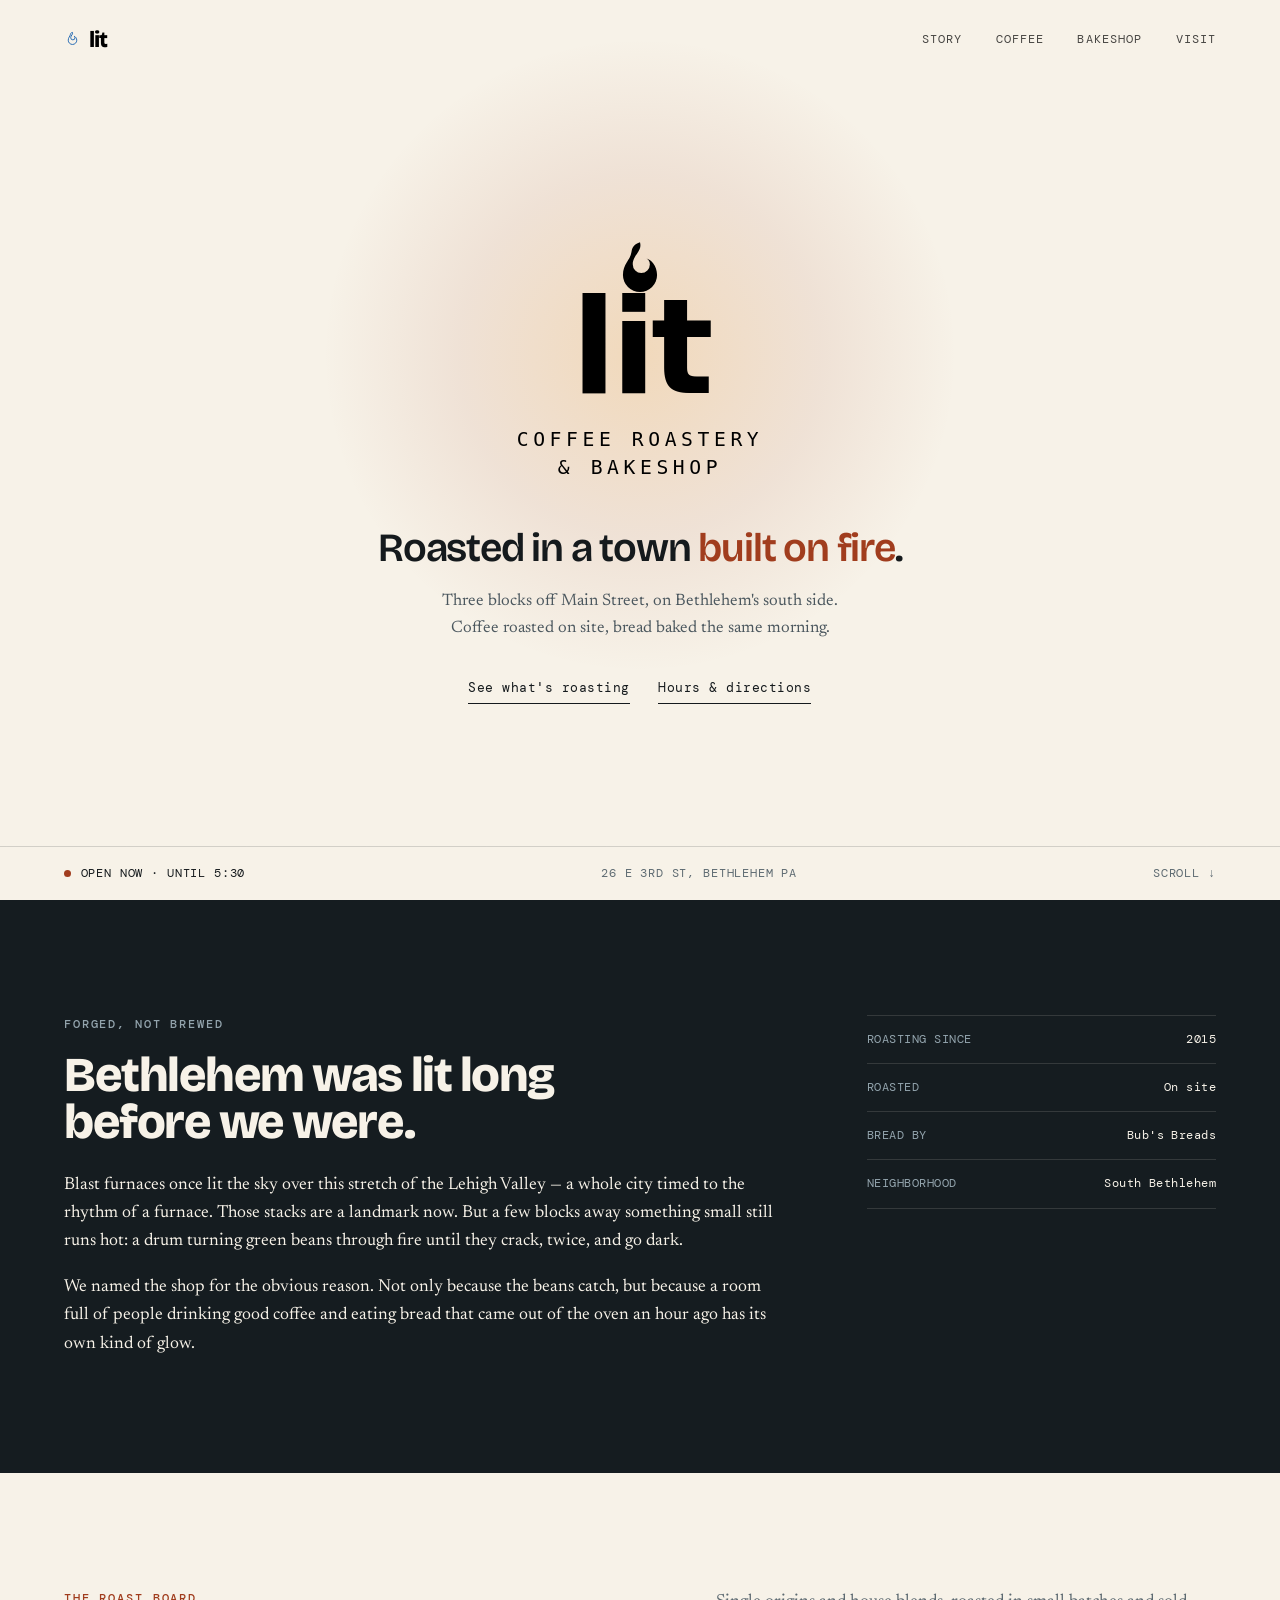
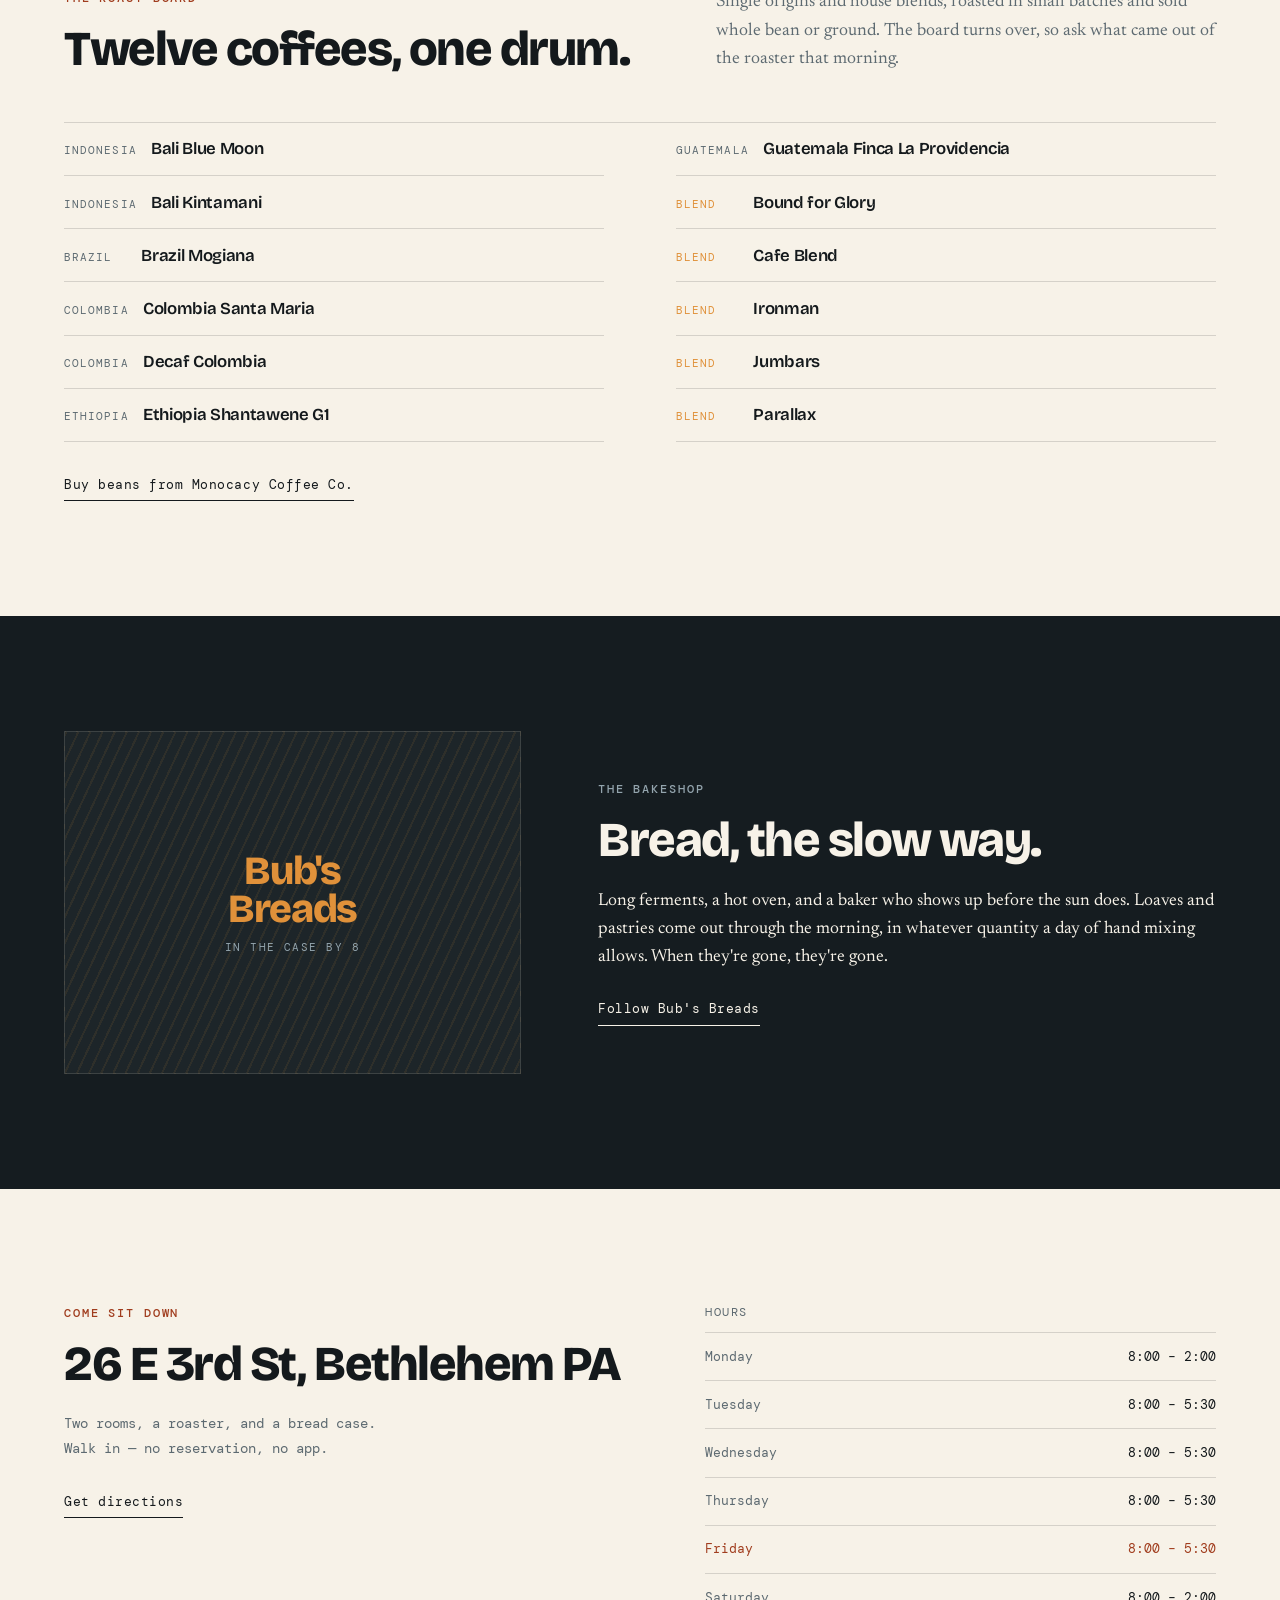
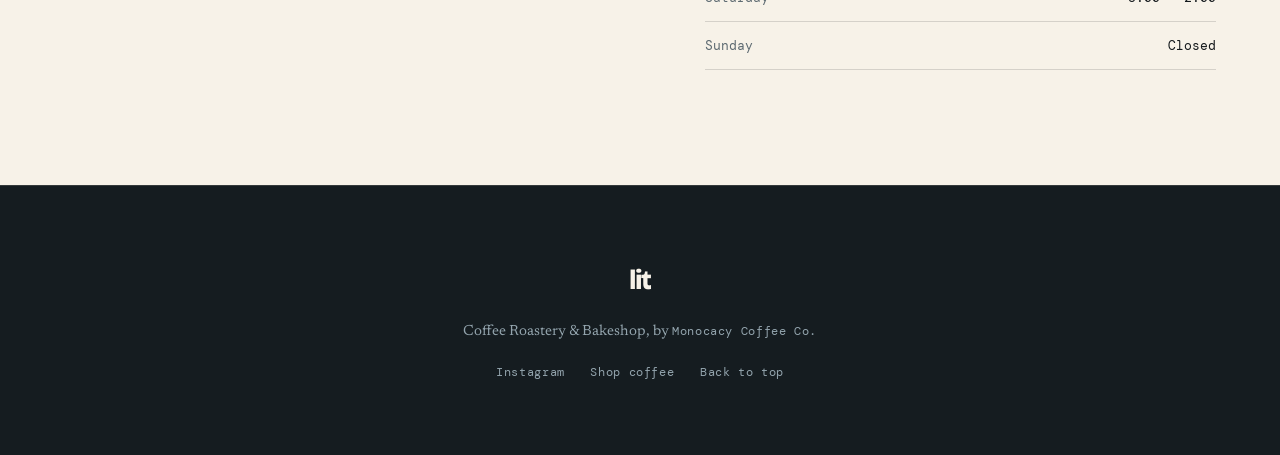
<file: index.html>
<!DOCTYPE html>
<html lang="en">
<head>
<meta charset="UTF-8">
<meta name="viewport" content="width=device-width, initial-scale=1.0">
<title>Lit — Coffee Roastery &amp; Bakeshop | Bethlehem, PA</title>
<meta name="description" content="Lit Coffee Roastery &amp; Bakeshop by Monocacy Coffee Co. Specialty coffee roasted on site and bread by Bub's Breads. 26 E 3rd St, Bethlehem PA.">
<link rel="icon" href="data:image/svg+xml,<svg xmlns=%22http://www.w3.org/2000/svg%22 viewBox=%220 0 100 100%22><text y=%22.9em%22 font-size=%2290%22>🔥</text></svg>">

<link rel="preconnect" href="https://fonts.googleapis.com">
<link rel="preconnect" href="https://fonts.gstatic.com" crossorigin>
<link href="https://fonts.googleapis.com/css2?family=Bricolage+Grotesque:opsz,wght@12..96,600;12..96,800&family=DM+Mono:wght@400;500&family=Newsreader:ital,opsz,wght@0,6..72,400;0,6..72,500;1,6..72,400&display=swap" rel="stylesheet">

<link rel="stylesheet" href="styles.css">
<noscript><style>[data-reveal]{ opacity: 1 !important; transform: none !important; }</style></noscript>
</head>
<body>

<div class="grain"></div>
<a class="skip-link" href="#main">Skip to content</a>

<header class="site-header">
  <a href="#top" class="brand-mark" aria-label="Lit — top of page">
    <span class="brand-flame" aria-hidden="true">
      <svg viewBox="0 0 24 24" fill="none"><path d="M12 2c1 3-2.5 4-2.5 7.5a3 3 0 1 0 6 0c0-1-.5-1.5-1-2 1.5.5 3.5 2.5 3.5 5.5a6 6 0 1 1-12 0c0-4 2.5-5 3-8 .3-1.5.5-2.5 3-3z" stroke="currentColor" stroke-width="1.3" stroke-linejoin="round"/></svg>
    </span>
    <span class="brand-word">lit</span>
  </a>
  <nav class="site-nav" aria-label="Primary">
    <a href="#story">Story</a>
    <a href="#coffee">Coffee</a>
    <a href="#bakeshop">Bakeshop</a>
    <a href="#visit">Visit</a>
  </nav>
</header>

<main id="main">

  <!-- ================================================================ HERO -->
  <section class="hero" id="top">
    <div class="hero-inner">
      <div class="hero-ember" aria-hidden="true"></div>

      <h1 class="hero-logo" data-reveal="up">
        <img src="assets/logo.svg" alt="Lit — Coffee Roastery &amp; Bakeshop" width="640" height="400" id="logo">
      </h1>

      <p class="hero-thesis" data-reveal="up">Roasted in a town <em>built on fire</em>.</p>
      <p class="hero-lede" data-reveal="up">Three blocks off Main Street, on Bethlehem's south side. Coffee roasted on site, bread baked the same morning.</p>

      <div class="hero-actions" data-reveal="up">
        <a class="text-link" href="#coffee">See what's roasting</a>
        <a class="text-link" href="#visit">Hours &amp; directions</a>
      </div>
    </div>

    <div class="status-rail">
      <p class="status" id="status">
        <span class="status-dot" aria-hidden="true"></span>
        <span id="statusText">26 E 3rd St, Bethlehem</span>
      </p>
      <a href="https://www.google.com/maps/place/Lit+Coffee+Roastery+%26+Bakeshop/@40.611865,-75.3802772,17z" target="_blank" rel="noopener">26 E 3rd St, Bethlehem PA</a>
      <button class="scroll-cue" id="scrollCue">Scroll <i aria-hidden="true">↓</i></button>
    </div>
  </section>

  <!-- =============================================================== STORY -->
  <section class="band band--dark" id="story">
    <div class="band-inner story-grid">
      <div class="story-copy" data-reveal="up">
        <p class="eyebrow">Forged, not brewed</p>
        <h2 class="section-title">Bethlehem was lit long before we were.</h2>
        <p>Blast furnaces once lit the sky over this stretch of the Lehigh Valley — a whole city timed to the rhythm of a furnace. Those stacks are a landmark now. But a few blocks away something small still runs hot: a drum turning green beans through fire until they crack, twice, and go dark.</p>
        <p>We named the shop for the obvious reason. Not only because the beans catch, but because a room full of people drinking good coffee and eating bread that came out of the oven an hour ago has its own kind of glow.</p>
      </div>
      <dl class="facts" data-reveal="up">
        <div><dt>Roasting since</dt><dd>2015</dd></div>
        <div><dt>Roasted</dt><dd>On site</dd></div>
        <div><dt>Bread by</dt><dd>Bub's Breads</dd></div>
        <div><dt>Neighborhood</dt><dd>South Bethlehem</dd></div>
      </dl>
    </div>
  </section>

  <!-- ============================================================== COFFEE -->
  <section class="band band--bone" id="coffee">
    <div class="band-inner">
      <div class="board-head" data-reveal="up">
        <div>
          <p class="eyebrow">The roast board</p>
          <h2 class="section-title">Twelve coffees, one drum.</h2>
        </div>
        <p class="lede">Single origins and house blends, roasted in small batches and sold whole bean or ground. The board turns over, so ask what came out of the roaster that morning.</p>
      </div>

      <ul class="board-list" data-reveal="up">
        <li><span class="origin">Indonesia</span><span class="name">Bali Blue Moon</span></li>
        <li><span class="origin">Indonesia</span><span class="name">Bali Kintamani</span></li>
        <li><span class="origin">Brazil</span><span class="name">Brazil Mogiana</span></li>
        <li><span class="origin">Colombia</span><span class="name">Colombia Santa Maria</span></li>
        <li><span class="origin">Colombia</span><span class="name">Decaf Colombia</span></li>
        <li><span class="origin">Ethiopia</span><span class="name">Ethiopia Shantawene G1</span></li>
        <li><span class="origin">Guatemala</span><span class="name">Guatemala Finca La Providencia</span></li>
        <li class="is-blend"><span class="origin">Blend</span><span class="name">Bound for Glory</span></li>
        <li class="is-blend"><span class="origin">Blend</span><span class="name">Cafe Blend</span></li>
        <li class="is-blend"><span class="origin">Blend</span><span class="name">Ironman</span></li>
        <li class="is-blend"><span class="origin">Blend</span><span class="name">Jumbars</span></li>
        <li class="is-blend"><span class="origin">Blend</span><span class="name">Parallax</span></li>
      </ul>

      <div class="board-foot" data-reveal="up">
        <a class="text-link" href="https://monocacycoffee.com/specialty-roasted-coffees-by-monocacy-coffee-co" target="_blank" rel="noopener">Buy beans from Monocacy Coffee Co.</a>
      </div>
    </div>
  </section>

  <!-- ============================================================ BAKESHOP -->
  <section class="band band--dark" id="bakeshop">
    <div class="band-inner bake-grid">
      <div class="bake-panel" data-reveal="scale" aria-hidden="true">
        <p class="bake-panel-word">Bub's<br>Breads<small>In the case by 8</small></p>
      </div>
      <div class="bake-copy" data-reveal="up">
        <p class="eyebrow">The bakeshop</p>
        <h2 class="section-title">Bread, the slow way.</h2>
        <p>Long ferments, a hot oven, and a baker who shows up before the sun does. Loaves and pastries come out through the morning, in whatever quantity a day of hand mixing allows. When they're gone, they're gone.</p>
        <a class="text-link" href="https://www.instagram.com/bubs_breads/?hl=en" target="_blank" rel="noopener">Follow Bub's Breads</a>
      </div>
    </div>
  </section>

  <!-- =============================================================== VISIT -->
  <section class="band band--bone" id="visit">
    <div class="band-inner visit-grid">
      <div class="visit-copy" data-reveal="up">
        <p class="eyebrow">Come sit down</p>
        <h2 class="section-title">26 E 3rd St, Bethlehem PA</h2>
        <p class="visit-address">Two rooms, a roaster, and a bread case.<br>Walk in — no reservation, no app.</p>
        <a class="text-link" href="https://www.google.com/maps/place/Lit+Coffee+Roastery+%26+Bakeshop/@40.611865,-75.3802772,17z" target="_blank" rel="noopener">Get directions</a>
      </div>

      <div data-reveal="up">
        <span class="hours-label">Hours</span>
        <dl class="hours" id="hours">
          <div data-day="1"><dt>Monday</dt><dd>8:00 – 2:00</dd></div>
          <div data-day="2"><dt>Tuesday</dt><dd>8:00 – 5:30</dd></div>
          <div data-day="3"><dt>Wednesday</dt><dd>8:00 – 5:30</dd></div>
          <div data-day="4"><dt>Thursday</dt><dd>8:00 – 5:30</dd></div>
          <div data-day="5"><dt>Friday</dt><dd>8:00 – 5:30</dd></div>
          <div data-day="6"><dt>Saturday</dt><dd>8:00 – 2:00</dd></div>
          <div data-day="0"><dt>Sunday</dt><dd>Closed</dd></div>
        </dl>
      </div>
    </div>
  </section>

</main>

<footer class="site-footer">
  <div class="footer-mark">lit</div>
  <p>Coffee Roastery &amp; Bakeshop, by <a href="https://monocacycoffee.com" target="_blank" rel="noopener">Monocacy Coffee Co.</a></p>
  <div class="footer-links">
    <a href="https://www.instagram.com/bubs_breads/?hl=en" target="_blank" rel="noopener">Instagram</a>
    <a href="https://monocacycoffee.com" target="_blank" rel="noopener">Shop coffee</a>
    <a href="#top">Back to top</a>
  </div>
</footer>

<script type="module" src="js/main.js"></script>
</body>
</html>
</file>
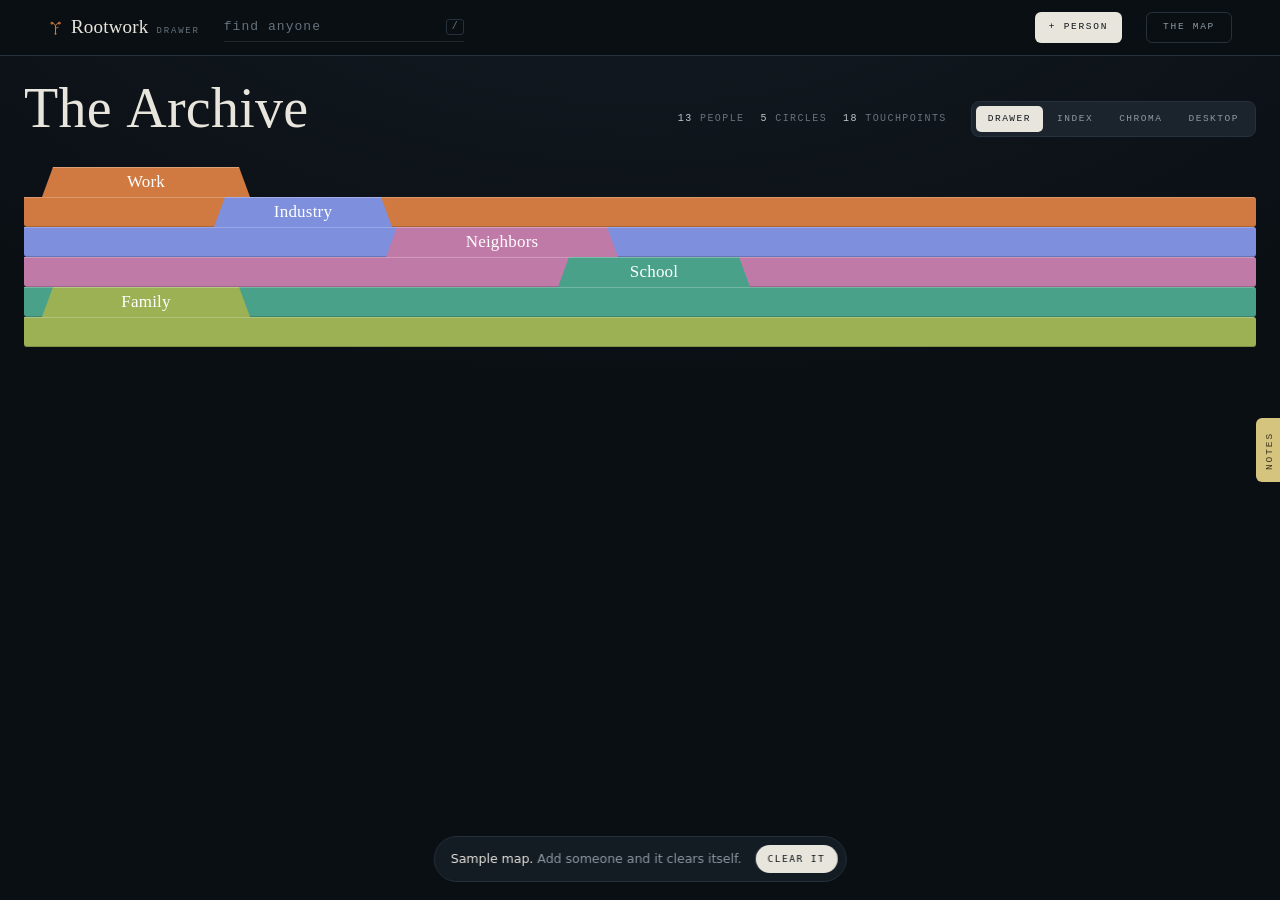
<file: network/index.html>
<!doctype html>
<html lang="en">
<head>
<meta charset="utf-8">
<meta name="viewport" content="width=device-width, initial-scale=1">
<title>Rootwork</title>
<!-- What this page may load and talk to. Your data only ever goes to your own
     Supabase project and, when you use docs, to Google's Drive API. -->
<meta http-equiv="Content-Security-Policy" content="default-src 'self'; script-src 'self' https://accounts.google.com https://apis.google.com https://www.gstatic.com https://ssl.gstatic.com; style-src 'self' 'unsafe-inline' https://fonts.googleapis.com https://api.fontshare.com https://accounts.google.com https://www.gstatic.com; font-src 'self' https://fonts.gstatic.com https://cdn.fontshare.com data:; img-src 'self' data: blob: https://*.googleusercontent.com https://ssl.gstatic.com https://www.gstatic.com https://drive-thirdparty.googleusercontent.com; connect-src 'self' https://*.supabase.co https://www.googleapis.com https://content.googleapis.com https://accounts.google.com https://cdn.jsdelivr.net https://fonts.googleapis.com https://api.fontshare.com; frame-src https://accounts.google.com https://docs.google.com https://drive.google.com https://content.googleapis.com; worker-src 'self' blob:; object-src 'none'; base-uri 'self'; form-action 'self'">
<meta name="description" content="A living map of the people you know.">
<link rel="preconnect" href="https://fonts.googleapis.com">
<link rel="preconnect" href="https://fonts.gstatic.com" crossorigin>
<link rel="stylesheet" href="https://fonts.googleapis.com/css2?family=Archivo:wght@400;500;600&family=Bodoni+Moda:ital,opsz,wght@0,6..96,400;0,6..96,500;1,6..96,400&family=Courier+Prime:ital,wght@0,400;0,700;1,400&family=JetBrains+Mono:wght@400;500&display=swap">
<link rel="stylesheet" href="network.css">
<link rel="stylesheet" href="archive.css">
<link rel="manifest" href="manifest.webmanifest">
<meta name="theme-color" content="#0e141a">
<meta name="mobile-web-app-capable" content="yes">
<meta name="apple-mobile-web-app-capable" content="yes">
<meta name="apple-mobile-web-app-title" content="Rootwork">
<meta name="apple-mobile-web-app-status-bar-style" content="black-translucent">
<link rel="apple-touch-icon" href="icons/icon-180.png">
<link rel="icon" href="icons/icon-192.png" sizes="192x192">
</head>
<body>
<!--APP-->
<div class="shell">

  <header class="topbar">
    <div class="wordmark">
      <svg class="glyph" viewBox="0 0 24 24" fill="none" stroke="currentColor" stroke-width="1.6" stroke-linecap="round" stroke-linejoin="round" aria-hidden="true">
        <path d="M12 22V10M12 10c0-3 2.6-4.6 5.4-4.8M12 10C12 7 9.4 5.4 6.6 5.2M12 15c0-2.2 2-3.2 4-3.4"/>
        <circle cx="12" cy="22" r="1.6" fill="currentColor" stroke="none"/>
        <circle cx="17.8" cy="5" r="1.6"/><circle cx="6.2" cy="5" r="1.6"/><circle cx="16.4" cy="11.4" r="1.3"/>
      </svg>
      <span>Rootwork</span>
      <span class="sub">network map</span>
    </div>

    <div class="searchwrap">
      <svg viewBox="0 0 24 24" fill="none" stroke="currentColor" stroke-width="1.6" stroke-linecap="round" stroke-linejoin="round" aria-hidden="true"><circle cx="11" cy="11" r="7"/><path d="M20 20l-3.6-3.6"/></svg>
      <input id="search" type="search" placeholder="Find a person…" autocomplete="off" aria-label="Find a person">
      <div class="results" id="results" role="listbox"></div>
    </div>

    <div class="stats" id="stats"></div>

    <div class="tools">
      <button class="btn icon" id="btn-type" title="Typeface" aria-label="Choose a typeface"><span class="aa">Aa</span></button>
      <button class="btn icon files" id="btn-archive" title="The archive (A)" aria-label="Open the archive">
        <svg viewBox="0 0 24 24" fill="none" stroke="currentColor" stroke-width="1.6" stroke-linecap="round" stroke-linejoin="round"><path d="M3 7.5V18a2 2 0 0 0 2 2h14a2 2 0 0 0 2-2V9.5a2 2 0 0 0-2-2h-7l-2-2.5H5a2 2 0 0 0-2 2z"/><path d="M3 11h18"/></svg>
      </button>
      <button class="btn" id="btn-add">Add person</button>
      <button class="btn icon" id="btn-newcircle" title="New circle" aria-label="New circle">
        <svg viewBox="0 0 24 24" fill="none" stroke="currentColor" stroke-width="1.6" stroke-linecap="round" stroke-linejoin="round"><circle cx="10" cy="14" r="5"/><path d="M17 4v7M13.5 7.5h7"/></svg>
      </button>
      <button class="btn icon" id="btn-docs" title="Google Docs and summaries" aria-label="Google Docs and summaries">
        <svg viewBox="0 0 24 24" fill="none" stroke="currentColor" stroke-width="1.6" stroke-linecap="round" stroke-linejoin="round"><path d="M14 3H7a2 2 0 0 0-2 2v14a2 2 0 0 0 2 2h10a2 2 0 0 0 2-2V8z"/><path d="M14 3v5h5M9 13h6M9 17h4"/></svg>
      </button>
      <button class="btn" id="btn-import">Import</button>
      <button class="btn" id="btn-export">Export</button>
    </div>
  </header>

  <main class="stage" id="stage">
    <canvas id="plate"></canvas>

    <div class="stage-hint" id="hint">
      <h2>Nothing has sprouted yet.</h2>
      <p><b>Add person</b> starts one. <b>Import</b> takes your spreadsheet — or just drop the file anywhere on this page. Everything after that is edited on the person’s card: click any value to change it, <em>+ log a touchpoint</em> to record what happened.</p>
    </div>

    <div class="layouts" id="layouts" role="group" aria-label="Layout"></div>

    <div class="viewtools">
      <button class="btn icon" id="btn-tidy" title="Tidy — settle the map again (T)" aria-label="Tidy the map">
        <svg viewBox="0 0 24 24" fill="none" stroke="currentColor" stroke-width="1.6" stroke-linecap="round" stroke-linejoin="round"><path d="M12 3v6M8.5 9h7l1.5 5.5a5 5 0 0 1-10 0z"/><path d="M9.5 20h5"/></svg>
      </button>
      <button class="btn icon" id="btn-fit" title="Fit to view (F)" aria-label="Fit to view">
        <svg viewBox="0 0 24 24" fill="none" stroke="currentColor" stroke-width="1.6" stroke-linecap="round" stroke-linejoin="round"><path d="M4 9V4h5M20 9V4h-5M4 15v5h5M20 15v5h-5"/></svg>
      </button>
    </div>

    <div class="rail">
      <div class="card hiddenbar" id="hiddenbar" hidden>
        <h3>Hidden <span class="count" id="hidden-count"></span></h3>
        <div class="legend-list" id="hiddenlist"></div>
      </div>
    </div>


    <section class="card pad" id="pad" aria-label="Notes">
      <h3>
        <span>Notes</span>
        <span class="count" id="pad-count"></span>
        <button class="mini" id="pad-toggle" title="Show or hide the notes" aria-label="Show or hide the notes" aria-expanded="true">–</button>
      </h3>
      <div class="pad-body" id="pad-body">
        <div class="pad-list" id="pad-list"></div>
        <textarea id="pad-input" rows="2" placeholder="Jot anything. ↵ keeps it, ⌘↵ new line" aria-label="Write a note"></textarea>
      </div>
    </section>

    <aside class="dossier" id="dossier" aria-label="Person details" aria-hidden="true"></aside>
  </main>
</div>

<div class="scrim" id="scrim" hidden></div>
<div class="toast" id="toast" hidden></div>
<!--/APP-->
<script src="sync.js"></script>
<script src="app.js"></script>
<script src="archive.js"></script>
<script src="docs.js"></script>
</body>
</html>
</file>
<file: styles.css>
/* ==========================================================================
   Lit — Coffee Roastery & Bakeshop, Bethlehem PA

   Direction: Bethlehem is a steel town. Every other coffee site is warm
   brown, so the ground here is cold — oxidized steel and bone paper — and
   the only warmth is the coffee itself (brick, amber, flame). The page
   alternates steel and bone bands so it has rhythm instead of being one
   continuous dark slab.

   Type is inverted from the usual pairing: heavy grotesque for display
   (signage painted on a mill wall), a serif for body copy, mono for data.
   ========================================================================== */

:root{
  --slate-900: #151c20;
  --slate-800: #1d2529;
  --steel-500: #566a74;
  --steel-300: #93a4ad;

  --bone-100: #f7f2e8;
  --bone-200: #ece3d3;

  --brick: #a03c1d;
  --amber: #e0913a;
  --ink: #14191c;

  --display: "Bricolage Grotesque", "Archivo", system-ui, sans-serif;
  --body: "Newsreader", Georgia, serif;
  --mono: "DM Mono", ui-monospace, "SF Mono", monospace;

  --gutter: clamp(1.25rem, 5vw, 4rem);
  --maxw: 1180px;
  --band-pad: clamp(4.5rem, 9vw, 8rem);

  color-scheme: dark;
}

*, *::before, *::after{ box-sizing: border-box; }

html{ scroll-behavior: smooth; }

body{
  margin: 0;
  background: var(--slate-900);
  color: var(--bone-100);
  font-family: var(--body);
  font-size: clamp(1rem, 0.97rem + 0.16vw, 1.09rem);
  line-height: 1.62;
  -webkit-font-smoothing: antialiased;
  overflow-x: hidden;
}

h1, h2, h3{
  font-family: var(--display);
  font-weight: 800;
  line-height: 0.98;
  letter-spacing: -0.03em;
  margin: 0;
}

p{ margin: 0; }
a{ color: inherit; }
img, svg{ display: block; max-width: 100%; }

:focus-visible{
  outline: 2px solid var(--amber);
  outline-offset: 3px;
  border-radius: 1px;
}

.skip-link{
  position: absolute; left: -999px; top: 0; z-index: 999;
  background: var(--amber); color: var(--ink);
  padding: 0.75rem 1.25rem;
  font-family: var(--mono); font-size: 0.85rem;
}
.skip-link:focus{ left: 1rem; top: 1rem; }

.sr-only{
  position: absolute; width: 1px; height: 1px;
  padding: 0; margin: -1px; overflow: hidden;
  clip: rect(0,0,0,0); white-space: nowrap; border: 0;
}

.grain{
  position: fixed; inset: 0; z-index: 500; pointer-events: none;
  opacity: 0.035; mix-blend-mode: overlay;
  background-image: url("data:image/svg+xml,%3Csvg xmlns='http://www.w3.org/2000/svg' width='120' height='120'%3E%3Cfilter id='n'%3E%3CfeTurbulence type='fractalNoise' baseFrequency='0.9' numOctaves='2' stitchTiles='stitch'/%3E%3C/filter%3E%3Crect width='100%25' height='100%25' filter='url(%23n)'/%3E%3C/svg%3E");
}

/* ==========================================================================
   Bands — each section declares its surface, and components read
   --rule / --muted from it so borders and secondary text adapt
   ========================================================================== */
.band{ padding: var(--band-pad) var(--gutter); }
.band-inner{ max-width: var(--maxw); margin-inline: auto; }

.band--dark{
  background: var(--slate-900);
  color: var(--bone-100);
  --rule: rgba(236,227,211,0.15);
  --muted: var(--steel-300);
}
.band--steel{
  background: var(--slate-800);
  color: var(--bone-100);
  --rule: rgba(236,227,211,0.14);
  --muted: var(--steel-300);
}
.band--bone{
  background: var(--bone-100);
  color: var(--ink);
  --rule: rgba(20,25,28,0.15);
  --muted: #5d6a71;
}

/* ==========================================================================
   Shared type helpers
   ========================================================================== */
.eyebrow{
  font-family: var(--mono);
  font-size: 0.73rem;
  font-weight: 500;
  letter-spacing: 0.16em;
  text-transform: uppercase;
  color: var(--muted, var(--steel-300));
  margin: 0 0 1.1rem;
}
.band--bone .eyebrow{ color: var(--brick); }

.section-title{
  font-size: clamp(1.9rem, 3.8vw, 3.1rem);
  max-width: 20ch;
}

.lede{
  font-size: 1.1rem;
  color: var(--muted);
  max-width: 50ch;
}

.text-link{
  display: inline-flex; align-items: center; gap: 0.5rem;
  font-family: var(--mono);
  font-size: 0.82rem;
  letter-spacing: 0.04em;
  text-decoration: none;
  padding-bottom: 0.3rem;
  border-bottom: 1px solid currentColor;
  transition: color 0.2s ease, gap 0.2s ease;
}
.text-link:hover{ color: var(--amber); gap: 0.85rem; }
.band--bone .text-link:hover{ color: var(--brick); }

/* ==========================================================================
   Header
   ========================================================================== */
.site-header{
  position: fixed; inset: 0 0 auto 0; z-index: 100;
  display: flex; align-items: center; justify-content: space-between;
  gap: 1rem;
  padding: 1.35rem var(--gutter);
  color: var(--bone-100);
  mix-blend-mode: difference;
}

.brand-mark{
  display: inline-flex; align-items: center; gap: 0.5rem;
  text-decoration: none;
}
.brand-flame{ width: 17px; height: 17px; color: var(--amber); }
.brand-word{
  font-family: var(--display);
  font-weight: 800;
  font-size: 1.4rem;
  letter-spacing: -0.045em;
}

.site-nav{ display: flex; gap: clamp(1.1rem, 2.6vw, 2.1rem); }
.site-nav a{
  font-family: var(--mono);
  font-size: 0.76rem;
  letter-spacing: 0.09em;
  text-transform: uppercase;
  text-decoration: none;
  opacity: 0.72;
  transition: opacity 0.2s ease;
}
.site-nav a:hover{ opacity: 1; }

@media (max-width: 620px){
  .site-nav{ gap: 0.9rem; }
  .site-nav a{ font-size: 0.68rem; }
}

/* ==========================================================================
   HERO — type holds the left, the 3D cup anchors the right,
   a data rail runs along the bottom with genuinely useful information
   ========================================================================== */
/* Bone, not steel: the logo is charcoal on light, so the hero surface is
   set by the brand mark rather than the other way round. */
.hero{
  position: relative;
  min-height: 100svh;
  display: flex; flex-direction: column;
  background: var(--bone-100);
  color: var(--ink);
  --rule: rgba(20,25,28,0.16);
  --muted: #5d6a71;
}

.hero-inner{
  position: relative;
  flex: 1;
  width: 100%;
  max-width: 780px;
  margin-inline: auto;
  padding: clamp(7rem, 15vh, 10rem) var(--gutter) 3rem;
  display: flex; flex-direction: column;
  align-items: center; justify-content: center;
  text-align: center;
}

/* the one piece of atmosphere on the page: a slow ember behind the mark */
.hero-ember{
  position: absolute;
  top: 42%; left: 50%;
  width: min(90vw, 640px); aspect-ratio: 1;
  transform: translate(-50%, -50%);
  background: radial-gradient(circle, rgba(224,145,58,0.26) 0%, rgba(160,60,29,0.09) 40%, transparent 70%);
  pointer-events: none;
  animation: ember 7s ease-in-out infinite;
}
@keyframes ember{
  0%, 100%{ opacity: 0.75; transform: translate(-50%, -50%) scale(1); }
  50%{ opacity: 1; transform: translate(-50%, -50%) scale(1.06); }
}

.hero-logo{
  position: relative; z-index: 2;
  margin: 0 0 2.2rem;
  width: min(78%, 420px);
}
.hero-logo img{ width: 100%; height: auto; }
.hero-logo--text{
  font-family: var(--display);
  font-weight: 800;
  font-size: clamp(4.5rem, 16vw, 9rem);
  letter-spacing: -0.05em;
  line-height: 1;
}

.hero-thesis{
  position: relative; z-index: 2;
  font-family: var(--display);
  font-weight: 600;
  font-size: clamp(1.5rem, 3.4vw, 2.5rem);
  letter-spacing: -0.03em;
  line-height: 1.08;
  margin-bottom: 1.1rem;
}
.hero-thesis em{ font-style: normal; color: var(--brick); }

.hero-lede{
  position: relative; z-index: 2;
  font-size: clamp(1rem, 1.3vw, 1.14rem);
  color: #4a565d;
  max-width: 46ch;
  margin-bottom: 2.2rem;
}

.hero-actions{
  position: relative; z-index: 2;
  display: flex; flex-wrap: wrap; gap: 1.75rem; justify-content: center;
}

/* bottom rail: status is computed live from the real opening hours */
.status-rail{
  position: relative; z-index: 2;
  border-top: 1px solid var(--rule);
  padding: 1.05rem var(--gutter);
  display: flex; align-items: center; justify-content: space-between;
  gap: 1.25rem; flex-wrap: wrap;
  font-family: var(--mono);
  font-size: 0.75rem;
  letter-spacing: 0.07em;
  text-transform: uppercase;
}
.status-rail > *{ margin: 0; }

.status{ display: inline-flex; align-items: center; gap: 0.6rem; }
.status-dot{
  width: 7px; height: 7px; border-radius: 50%;
  background: var(--steel-500);
  flex: none;
}
.status--open .status-dot{
  background: var(--brick);
  animation: pulse 2.6s ease-out infinite;
}
@keyframes pulse{
  0%{ box-shadow: 0 0 0 0 rgba(160,60,29,0.5); }
  70%{ box-shadow: 0 0 0 7px rgba(160,60,29,0); }
  100%{ box-shadow: 0 0 0 0 rgba(160,60,29,0); }
}

.status-rail a{
  color: var(--muted);
  text-decoration: none;
  transition: color 0.2s ease;
}
.status-rail a:hover{ color: var(--ink); }

.scroll-cue{
  background: none; border: none; cursor: pointer;
  font: inherit; color: var(--muted);
  letter-spacing: 0.07em; text-transform: uppercase;
  display: inline-flex; align-items: center; gap: 0.5rem;
  padding: 0;
  transition: color 0.2s ease;
}
.scroll-cue:hover{ color: var(--brick); }
.scroll-cue i{ font-style: normal; animation: nudge 2.4s ease-in-out infinite; }
@keyframes nudge{
  0%, 100%{ transform: translateY(0); }
  50%{ transform: translateY(3px); }
}

@media (max-width: 620px){
  .hero-inner{ padding-top: clamp(6rem, 14vh, 7.5rem); }
  .hero-logo{ width: min(86%, 320px); margin-bottom: 1.8rem; }
  .hero-actions{ gap: 1.1rem; }
}

/* ==========================================================================
   STORY
   ========================================================================== */
.story-grid{
  display: grid;
  grid-template-columns: 1.35fr 0.65fr;
  gap: clamp(2rem, 6vw, 5rem);
  align-items: start;
}
.story-copy .section-title{ margin-bottom: 1.5rem; }
.story-copy p + p{ margin-top: 1.1rem; }

.facts{ margin: 0; border-top: 1px solid var(--rule); }
.facts > div{
  display: flex; justify-content: space-between; gap: 1rem;
  padding: 0.85rem 0;
  border-bottom: 1px solid var(--rule);
  font-family: var(--mono);
  font-size: 0.77rem;
  letter-spacing: 0.04em;
}
.facts dt{ color: var(--muted); text-transform: uppercase; }
.facts dd{ margin: 0; text-align: right; }

@media (max-width: 800px){
  .story-grid{ grid-template-columns: 1fr; }
}

/* ==========================================================================
   ROAST BOARD — a tight listing, like the board behind the counter
   ========================================================================== */
.board-head{
  display: flex; justify-content: space-between; align-items: flex-end;
  gap: 2rem; flex-wrap: wrap;
  margin-bottom: clamp(2rem, 4vw, 3rem);
}

.board-list{
  list-style: none;
  margin: 0; padding: 0;
  columns: 2;
  column-gap: clamp(2rem, 6vw, 4.5rem);
  border-top: 1px solid var(--rule);
}
.board-list li{
  break-inside: avoid;
  display: flex; align-items: baseline; gap: 0.9rem;
  padding: 0.78rem 0;
  border-bottom: 1px solid var(--rule);
}
.board-list .origin{
  font-family: var(--mono);
  font-size: 0.67rem;
  letter-spacing: 0.1em;
  text-transform: uppercase;
  color: var(--muted);
  flex: none;
  min-width: 9ch;
}
.board-list .name{
  font-family: var(--display);
  font-weight: 600;
  font-size: 1.05rem;
  letter-spacing: -0.02em;
}
.board-list li.is-blend .origin{ color: var(--amber); }

.board-foot{
  margin-top: 2rem;
  display: flex; gap: 1.5rem; flex-wrap: wrap; align-items: center;
}

@media (max-width: 720px){
  .board-list{ columns: 1; }
}

/* ==========================================================================
   BAKESHOP
   ========================================================================== */
.bake-grid{
  display: grid;
  grid-template-columns: 0.85fr 1.15fr;
  gap: clamp(2rem, 6vw, 5rem);
  align-items: center;
}
.bake-panel{
  aspect-ratio: 4 / 3;
  border: 1px solid var(--rule);
  display: grid; place-items: center;
  padding: 2rem;
  background:
    repeating-linear-gradient(115deg, rgba(160,60,29,0.055) 0 2px, transparent 2px 11px),
    var(--bone-200);
}
.bake-panel-word{
  font-family: var(--display);
  font-weight: 800;
  font-size: clamp(1.6rem, 4vw, 2.5rem);
  letter-spacing: -0.035em;
  line-height: 0.95;
  text-align: center;
  color: var(--brick);
}
.band--dark .bake-panel,
.band--steel .bake-panel{
  background:
    repeating-linear-gradient(115deg, rgba(224,145,58,0.09) 0 2px, transparent 2px 11px),
    var(--slate-800);
}
.band--dark .bake-panel-word,
.band--steel .bake-panel-word{ color: var(--amber); }

.bake-panel-word small{
  display: block;
  font-family: var(--mono);
  font-size: 0.66rem;
  font-weight: 400;
  letter-spacing: 0.14em;
  text-transform: uppercase;
  color: var(--muted);
  margin-top: 0.9rem;
}
.bake-copy .section-title{ margin-bottom: 1.4rem; }
.bake-copy .text-link{ margin-top: 1.7rem; }

@media (max-width: 800px){
  .bake-grid{ grid-template-columns: 1fr; }
  .bake-panel{ max-width: 320px; }
}

/* ==========================================================================
   VISIT
   ========================================================================== */
.visit-grid{
  display: grid;
  grid-template-columns: 1.05fr 0.95fr;
  gap: clamp(2rem, 6vw, 5rem);
  align-items: start;
}
.visit-copy .section-title{ margin-bottom: 1.4rem; }
.visit-address{
  font-family: var(--mono);
  font-size: 0.9rem;
  color: var(--muted);
  margin-bottom: 1.6rem;
  line-height: 1.8;
}

.hours{ border-top: 1px solid var(--rule); margin: 0; }
.hours > div{
  display: flex; justify-content: space-between; gap: 1rem;
  padding: 0.8rem 0;
  border-bottom: 1px solid var(--rule);
  font-family: var(--mono);
  font-size: 0.83rem;
}
.hours dt{ color: var(--muted); }
.hours dd{ margin: 0; }
.hours .is-today{ color: var(--amber); }
.hours .is-today dt{ color: inherit; }
.band--bone .hours .is-today{ color: var(--brick); }

.hours-label{
  display: block;
  font-family: var(--mono);
  font-size: 0.72rem;
  letter-spacing: 0.14em;
  text-transform: uppercase;
  color: var(--muted);
  margin-bottom: 0.6rem;
}

@media (max-width: 720px){
  .visit-grid{ grid-template-columns: 1fr; }
}

/* ==========================================================================
   Footer
   ========================================================================== */
.site-footer{
  background: var(--slate-900);
  color: var(--steel-300);
  border-top: 1px solid rgba(236,227,211,0.15);
  padding: clamp(3rem, 6vw, 4.5rem) var(--gutter);
  display: flex; flex-direction: column; align-items: center;
  gap: 1.1rem; text-align: center;
  font-size: 0.92rem;
}
.footer-mark{
  font-family: var(--display);
  font-weight: 800;
  font-size: 1.7rem;
  letter-spacing: -0.045em;
  color: var(--bone-100);
}
.footer-links{ display: flex; gap: 1.6rem; flex-wrap: wrap; justify-content: center; }
.footer-links a,
.site-footer p a{
  font-family: var(--mono);
  font-size: 0.78rem;
  letter-spacing: 0.05em;
  text-decoration: none;
  border-bottom: 1px solid transparent;
  transition: color 0.2s ease, border-color 0.2s ease;
}
.footer-links a:hover,
.site-footer p a:hover{ color: var(--amber); border-bottom-color: currentColor; }

/* ==========================================================================
   Scroll reveal
   ========================================================================== */
[data-reveal]{ will-change: transform, opacity; }
[data-reveal="up"]{
  opacity: 0; transform: translateY(24px);
  transition: opacity 0.75s cubic-bezier(.16,.8,.24,1), transform 0.75s cubic-bezier(.16,.8,.24,1);
}
[data-reveal="scale"]{
  opacity: 0; transform: scale(0.96);
  transition: opacity 0.85s cubic-bezier(.16,.8,.24,1), transform 0.85s cubic-bezier(.16,.8,.24,1);
}
[data-reveal].is-visible{ opacity: 1; transform: none; }

@media (prefers-reduced-motion: reduce){
  html{ scroll-behavior: auto; }
  *, *::before, *::after{
    animation-duration: 0.001ms !important;
    animation-iteration-count: 1 !important;
    transition-duration: 0.001ms !important;
  }
  [data-reveal]{ opacity: 1 !important; transform: none !important; }
}
</file>
<file: network/network.css>
/* ==========================================================================
   Rootwork — a personal network map.

   Direction: an engraved plate. Not a neon graph on black — a plotting
   surface, like a botanical chart or a star atlas: hairline rules, tick
   marks at the rim, mid-saturation pigment inks, and branches that TAPER
   the way real ones do (thick at the trunk, fine at the tip).

   Inked plate, always — there is no light mode. Every color is a token so
   the canvas can read it too.
   ========================================================================== */

:root{
  /* ---- the plate, inked. One theme only. ---- */
  --ground:      #0e141a;
  --ground-2:    #0a0f14;
  --panel:       #151d25;
  --panel-2:     #1b242d;
  --ink:         #e8e5dc;
  --ink-2:       #c3c8cc;
  --muted:       #8d99a3;
  --faint:       #66727c;
  --rule:        #27313b;
  --rule-soft:   #1e262e;
  --accent:      #d07a42;
  --accent-soft: #c2683a;
  --good:        #4aa189;
  --warn:        #d5a04a;
  --shadow:      0 22px 50px -26px rgba(0,0,0,.8);
  --field:       #101820;

  /* pigment set — branch colors */
  --h1:#d07a42; --h2:#4aa189; --h3:#7d8fdd; --h4:#c07aa8;
  --h5:#9bb154; --h6:#4f9cc0; --h7:#d0a545; --h8:#c07878;

  /* a didone for names, a typewriter for anything the archive "typed",
     a grotesk for the working chrome */
  --display: "Bodoni Moda", "Instrument Serif", Georgia, serif;
  --ui: "Archivo", system-ui, -apple-system, sans-serif;
  --mono: "JetBrains Mono", ui-monospace, "SF Mono", monospace;
  --typed: "Courier Prime", "Courier New", ui-monospace, monospace;

  /* weights move with the pairing: a face that needs 500 to hold a colour
     band is not the face that wants 400 at 68px */
  --wd: 400;
  --wd-b: 500;
  --wb: 400;

  /* one spacing scale, so nothing is eyeballed: every padding, margin and gap
     is a step on it */
  --s1: 4px;  --s2: 8px;  --s3: 12px; --s4: 16px;
  --s5: 24px; --s6: 32px; --s7: 48px; --s8: 64px;

  /* one motion curve and two durations, everywhere */
  --ease: cubic-bezier(.16,.84,.32,1);
  --fast: .18s;
  --slow: .42s;

  --r: 3px;
  color-scheme: dark;
}

*, *::before, *::after{ box-sizing:border-box; }

html, body{ height:100%; }

body{
  margin:0;
  background:var(--ground);
  color:var(--ink);
  font-family:var(--ui);
  font-size:14px;
  line-height:1.5;
  overflow:hidden;
  -webkit-font-smoothing:antialiased;
}

button, input, textarea, select{ font:inherit; color:inherit; }
button{ cursor:pointer; background:none; border:none; padding:0; }

:focus-visible{
  outline:2px solid var(--accent);
  outline-offset:2px;
}

/* ---------- shell ---------- */

.shell{
  position:fixed; inset:0;
  display:grid;
  grid-template-rows:auto 1fr;
  grid-template-columns:100%;   /* the column must not stretch past the viewport */
}

.topbar{
  display:flex; align-items:center; gap:18px; min-width:0;
  padding:0 16px;
  height:52px;
  border-bottom:1px solid var(--rule);
  background:var(--panel);
  position:relative; z-index:6;
}

.wordmark{
  display:flex; align-items:baseline; gap:9px;
  font-family:var(--display); font-weight:var(--wd-b);
  font-size:23px;
  letter-spacing:.01em;
  line-height:1;
}
.wordmark .glyph{
  width:15px; height:15px; flex:none;
  align-self:center;
}
.wordmark .sub{
  font-family:var(--mono);
  font-size:9.5px;
  letter-spacing:.22em;
  text-transform:uppercase;
  color:var(--faint);
}

.searchwrap{ position:relative; margin-left:6px; }
.searchwrap input{
  width:230px;
  background:var(--field);
  border:1px solid var(--rule);
  border-radius:var(--r);
  padding:6px 8px 6px 24px;
  font-size:13px;
}
.searchwrap input::placeholder{ color:var(--faint); }
.searchwrap svg{
  position:absolute; left:8px; top:50%; transform:translateY(-50%);
  width:13px; height:13px; color:var(--faint); pointer-events:none;
}
.results{
  position:absolute; top:calc(100% + 6px); left:0; width:290px;
  background:var(--panel); border:1px solid var(--rule); border-radius:var(--r);
  box-shadow:var(--shadow); max-height:320px; overflow:auto; z-index:20;
}
.results:empty{ display:none; }
.results button{
  display:flex; align-items:center; gap:8px; width:100%; text-align:left;
  padding:6px 8px; border-bottom:1px solid var(--rule-soft);
}
.results button:hover, .results button[data-active="1"]{ background:var(--panel-2); }
.results .rname{ font-size:13px; }
.results .rmeta{ font-size:11px; color:var(--muted); margin-left:auto; font-family:var(--mono); }

.stats{
  margin-left:auto;
  display:flex; align-items:center; gap:15px;
  padding-right:16px; margin-right:1px;
  border-right:1px solid var(--rule);
  font-family:var(--mono); font-size:10.5px; letter-spacing:.1em;
  text-transform:uppercase; color:var(--muted);
  font-variant-numeric:tabular-nums;
}
.stats b{ color:var(--ink); font-weight:600; }

.tools{ display:flex; align-items:center; gap:6px; }
.topbar > .searchwrap + .stats{ margin-left:auto; }
@media (max-width:1120px){ .stats{ border-right:none; padding-right:0; } }
.btn{
  border:1px solid var(--rule);
  background:var(--panel-2);
  border-radius:var(--r);
  padding:6px 12px;
  font-size:12px;
  letter-spacing:.02em;
  transition:border-color .15s, background .15s;
}
.btn:hover{ border-color:var(--muted); }
.btn.primary{ background:var(--accent); border-color:var(--accent); color:#fff; }
.btn.primary:hover{ filter:brightness(1.07); }
.btn.icon{ padding:6px 8px; display:grid; place-items:center; }
.btn.icon svg{ width:15px; height:15px; display:block; }

/* ---------- stage ---------- */

.stage{ position:relative; overflow:hidden; background:var(--ground); }
#plate{ position:absolute; inset:0; width:100%; height:100%; display:block; touch-action:none; }

.stage-hint{
  position:absolute; left:50%; top:38%; transform:translate(-50%,-50%);
  text-align:center; max-width:380px; pointer-events:none;
  color:var(--muted);
}
.stage-hint h2{
  font-family:var(--display); font-size:30px; font-weight:var(--wd);
  color:var(--ink); margin:0 0 8px;
}
.stage-hint p{ margin:0; font-size:13.5px; line-height:1.6; }
.stage-hint[hidden]{ display:none; }

/* legend, bottom-left */
.rail{
  position:absolute; left:14px; bottom:14px; width:212px;
  display:flex; flex-direction:column; gap:10px;
  z-index:4;
}
.card{
  background:color-mix(in srgb, var(--panel) 88%, transparent);
  border:1px solid var(--rule);
  border-radius:var(--r);
  backdrop-filter:blur(8px);
}
.card h3{
  margin:0; padding:8px 10px 7px;
  font-family:var(--mono); font-size:9.5px; letter-spacing:.18em;
  text-transform:uppercase; color:var(--faint); font-weight:500;
  border-bottom:1px solid var(--rule-soft);
  display:flex; align-items:center; gap:6px;
}
.card h3 .count{ margin-left:auto; color:var(--muted); }
.legend-list{ padding:5px; display:flex; flex-direction:column; }
.legend-list button{
  display:flex; align-items:center; gap:8px; padding:4px 6px;
  border-radius:2px; font-size:12px; text-align:left;
}
.swatch{ width:9px; height:9px; border-radius:50%; flex:none; }
.legend-list .n{ margin-left:auto; font-family:var(--mono); font-size:10.5px; color:var(--muted); }
.rail .empty{ padding:8px 10px; font-size:11.5px; color:var(--faint); }

.viewtools{
  position:absolute; right:14px; top:14px; z-index:4;
  transition:right .26s cubic-bezier(.22,.7,.28,1);
  display:flex; flex-direction:column; gap:5px;
}
.viewtools .btn{ background:color-mix(in srgb, var(--panel) 88%, transparent); backdrop-filter:blur(8px); }
.stage.panel-open .viewtools{ right:386px; }        /* stay clear of the open card */

@media (max-width:880px){
  .stage.panel-open .viewtools{ right:14px; }
}

/* ---------- dossier ---------- */

.dossier{
  position:absolute; top:0; right:0; bottom:0; width:370px; max-width:88vw;
  background:var(--panel);
  border-left:1px solid var(--rule);
  z-index:7;
  display:flex; flex-direction:column;
  transform:translateX(101%);
  transition:transform .26s cubic-bezier(.22,.7,.28,1);
  box-shadow:var(--shadow);
}
.dossier.open{ transform:none; }
.dossier .d-top{
  padding:16px 16px 12px; border-bottom:1px solid var(--rule);
  position:relative;
}
.d-kicker{
  display:flex; align-items:center; gap:7px;
  font-family:var(--mono); font-size:9.5px; letter-spacing:.18em;
  text-transform:uppercase; color:var(--faint); margin-bottom:5px;
}
.d-name{
  font-family:var(--display); font-weight:var(--wd); font-size:31px; line-height:1.05; font-weight:400;
  margin:0; letter-spacing:.005em; text-wrap:balance;
  padding-right:24px;
}
.d-sub{ font-size:13px; color:var(--muted); margin-top:3px; }
.d-close{ position:absolute; top:13px; right:14px; color:var(--faint); font-size:17px; line-height:1; }
.d-close:hover{ color:var(--ink); }
.d-body{ overflow:auto; padding:0 18px 22px; flex:1; }
.d-sec{ padding-top:16px; }
.d-sec > h4{
  margin:0 0 8px; font-family:var(--mono); font-size:9.5px; letter-spacing:.18em;
  text-transform:uppercase; color:var(--faint); font-weight:500;
  display:flex; align-items:center; gap:8px;
}
.d-sec > h4::after{ content:""; flex:1; height:1px; background:var(--rule-soft); }
.fields{ display:grid; grid-template-columns:auto 1fr; gap:6px 12px; align-items:baseline; }
.fields dt{
  font-family:var(--mono); font-size:10px; letter-spacing:.1em;
  text-transform:uppercase; color:var(--faint);
}
.fields dd{ margin:0; font-size:13.5px; word-break:break-word; }
.fields dd a{ color:var(--ink); text-decoration:none; border-bottom:1px solid var(--rule); }
.fields dd a:hover{ color:var(--accent); border-color:var(--accent); }
.fields dd.empty{ color:var(--faint); }

.log{ display:flex; flex-direction:column; }
.entry{
  position:relative; padding:0 0 14px 17px;
  border-left:1px solid var(--rule);
}
.entry:last-child{ border-left-color:transparent; padding-bottom:2px; }
.entry::before{
  content:""; position:absolute; left:-3.5px; top:5px;
  width:6px; height:6px; border-radius:50%;
  background:var(--accent);
}
.entry .e-top{
  display:flex; align-items:baseline; gap:8px;
  font-family:var(--mono); font-size:10px; letter-spacing:.1em;
  text-transform:uppercase; color:var(--muted);
}
.entry .e-ch{ color:var(--accent); }
.entry p{ margin:3px 0 0; font-size:13.5px; line-height:1.55; }
.entry .learned{
  margin-top:4px; padding-left:9px; border-left:2px solid var(--rule);
  font-size:13px; color:var(--ink-2);
}
.entry .del{ float:right; color:var(--faint); font-size:12px; opacity:0; }
.entry:hover .del{ opacity:1; }

.notes-list{ display:flex; flex-direction:column; gap:7px; }
.note{
  font-size:13.5px; line-height:1.55;
  padding:8px 8px; border:1px solid var(--rule-soft); border-radius:var(--r);
  background:var(--panel-2);
}
.note .del{ float:right; color:var(--faint); font-size:12px; }
.d-actions{ display:flex; gap:6px; padding-top:18px; }

/* ---------- modal ---------- */

.scrim{
  position:fixed; inset:0; z-index:30;
  background:color-mix(in srgb, var(--ground-2) 74%, transparent);
  backdrop-filter:blur(3px);
  display:grid; place-items:center; padding:22px;
}
.scrim[hidden]{ display:none; }
.modal{
  width:min(560px, 100%); max-height:88vh; overflow:auto;
  background:var(--panel); border:1px solid var(--rule); border-radius:var(--r);
  box-shadow:var(--shadow);
  animation:rise .2s ease-out;
}
.modal header{
  padding:16px 20px 12px; border-bottom:1px solid var(--rule);
  display:flex; align-items:baseline; gap:10px;
}
.modal header h2{
  font-family:var(--display); font-weight:var(--wd); font-size:25px; margin:0;
}
.modal header p{ margin:0; font-size:12px; color:var(--muted); }
.modal header .x{ margin-left:auto; color:var(--faint); font-size:17px; }
.modal .mbody{ padding:16px 20px 20px; }
.modal footer{
  display:flex; gap:8px; align-items:center;
  padding:0 20px 20px;
}
.modal footer .note{ background:none; border:none; padding:0; font-size:11.5px; color:var(--faint); }

.grid2{ display:grid; grid-template-columns:1fr 1fr; gap:11px 13px; }
.field{ display:flex; flex-direction:column; gap:4px; }
.field.wide{ grid-column:1 / -1; }
.field label{
  font-family:var(--mono); font-size:9.5px; letter-spacing:.15em;
  text-transform:uppercase; color:var(--faint);
}
.field input, .field textarea, .field select{
  background:var(--field); border:1px solid var(--rule); border-radius:var(--r);
  padding:6px 8px; font-size:13.5px; outline:none;
}
.field input:focus, .field textarea:focus, .field select:focus{ border-color:var(--accent); }
.field textarea{ resize:vertical; min-height:66px; line-height:1.5; }
.field .hint{ font-size:11px; color:var(--faint); }

.ex{
  font-family:var(--mono); font-size:12px; line-height:1.65;
  background:var(--field); border:1px solid var(--rule-soft); border-radius:var(--r);
  padding:8px 8px; color:var(--ink-2);
  overflow-x:auto; white-space:pre-wrap;
}
.ex b{ color:var(--accent); font-weight:400; }

.io textarea{
  width:100%; min-height:190px; font-family:var(--mono); font-size:11.5px;
  line-height:1.55; background:var(--field); border:1px solid var(--rule);
  border-radius:var(--r); padding:10px; resize:vertical; outline:none;
}
.io .status{ font-size:12px; color:var(--muted); }
.io .status.ok{ color:var(--good); }
.io .status.bad{ color:var(--accent); }

.toast{
  position:fixed; left:50%; bottom:96px; transform:translateX(-50%);
  background:var(--ink); color:var(--ground);
  padding:6px 12px; border-radius:var(--r); font-size:12.5px;
  z-index:40; box-shadow:var(--shadow);
  animation:rise .18s ease-out;
}
.toast[hidden]{ display:none; }

@media (max-width:1120px){
  .stats{ display:none; }
}
@media (max-width:880px){
  .rail{ display:none; }
  .topbar{ gap:10px; padding:0 10px; }
  .wordmark .sub{ display:none; }
  .searchwrap{ flex:1; min-width:0; }
  .searchwrap input{ width:100%; }
  .tools{ margin-left:0; }
  #btn-import, #btn-export{ display:none; }        /* both live in the card menu on a phone */
  .pill{ padding:6px; }
  .pill .plabel{ display:none; }        /* the dot carries the state on a phone */
  .dossier{ width:100%; }
  .viewtools{ top:auto; bottom:76px; right:10px; flex-direction:row; }
}
@media (prefers-reduced-motion:reduce){
  *, *::before, *::after{ animation-duration:.001ms !important; transition-duration:.001ms !important; }
}

/* ---------- sync ---------- */

.pill{
  display:inline-flex; align-items:center; gap:6px;
  border:1px solid var(--rule); border-radius:999px;
  padding:4px 12px 4px 8px;
  font-family:var(--mono); font-size:10px; letter-spacing:.1em; text-transform:uppercase;
  color:var(--muted); background:var(--panel-2);
  transition:border-color .15s, color .15s;
}
.pill:hover{ border-color:var(--muted); color:var(--ink); }
.pill .dot{ width:6px; height:6px; border-radius:50%; background:var(--faint); flex:none; }
.pill[data-tone="ok"] .dot{ background:var(--good); }
.pill[data-tone="ok"]{ color:var(--good); border-color:color-mix(in srgb, var(--good) 45%, var(--rule)); }
.pill[data-tone="warn"] .dot{ background:var(--warn); }
.pill[data-tone="bad"] .dot{ background:var(--accent); }
.pill[data-tone="bad"]{ color:var(--accent); }

.sync .lead{ margin:0 0 12px; font-size:13px; line-height:1.6; color:var(--ink-2); }
.sync .tabs{ display:flex; gap:6px; margin-bottom:14px; }
.sync .steps{
  margin:0 0 12px; padding-left:18px;
  display:flex; flex-direction:column; gap:8px;
  font-size:13px; line-height:1.55; color:var(--ink-2);
}
.sync .steps li::marker{ font-family:var(--mono); font-size:11px; color:var(--faint); }
.sync .steps b{ color:var(--ink); font-weight:500; }
.sync .mono{ font-family:var(--mono); font-size:12px; }
.sync .ex.sql{ margin-top:6px; font-size:11px; line-height:1.6; white-space:pre; }
.sync .field input[readonly]{ font-family:var(--mono); font-size:11px; cursor:pointer; }
.sync .status{ margin-top:10px; }

/* ---------- import ---------- */

.import .drop{
  border:1px dashed var(--rule); border-radius:var(--r);
  background:var(--field);
  padding:20px 16px; text-align:center;
  transition:border-color .15s, background .15s;
}
.import .drop.over{ border-color:var(--accent); background:var(--panel-2); }
.import .drop svg{ width:26px; height:26px; color:var(--faint); margin-bottom:6px; }
.import .drop p{ margin:0; font-size:13px; }
.import .drop b{ font-weight:500; }
.import .drop .fine{ margin-top:6px; font-size:11.5px; color:var(--faint); line-height:1.5; }
.import .pick{
  color:var(--accent); cursor:pointer; text-decoration:underline;
  text-underline-offset:2px;
}
.import details{ margin-top:10px; }
.import summary{
  font-size:12px; color:var(--muted); cursor:pointer; list-style:none;
  padding:4px 0;
}
.import summary::-webkit-details-marker{ display:none; }
.import summary::before{ content:"＋ "; color:var(--faint); }
.import details[open] summary::before{ content:"− "; }
.import details textarea{ min-height:120px; margin-top:6px; }

.maphead{
  margin-top:12px; padding-bottom:8px;
  font-size:12.5px; color:var(--muted);
  border-bottom:1px solid var(--rule-soft);
}
.maphead b{ color:var(--ink); font-weight:500; }
.maptable{ max-height:230px; overflow:auto; }
.maptable table{ width:100%; border-collapse:collapse; }
.maptable th{
  text-align:left; font-weight:400; padding:7px 10px 7px 0;
  border-bottom:1px solid var(--rule-soft); vertical-align:top;
  font-size:13px;
}
.maptable th span{
  display:block; font-family:var(--mono); font-size:10.5px; color:var(--faint);
  margin-top:2px; overflow:hidden; text-overflow:ellipsis; white-space:nowrap; max-width:230px;
}
.maptable td{ border-bottom:1px solid var(--rule-soft); padding:6px 0; width:180px; }
.maptable select{
  width:100%; background:var(--field); border:1px solid var(--rule);
  border-radius:var(--r); padding:5px 7px; font-size:12.5px; outline:none;
}
.maptable select:focus{ border-color:var(--accent); }
.circlepick{ margin-top:14px; }
.circlepick select, .circlepick input{
  background:var(--field); border:1px solid var(--rule); border-radius:var(--r);
  padding:6px 8px; font-size:13.5px; outline:none;
}
.circlepick input{ margin-top:6px; }

.passrow{ display:flex; gap:6px; }
.passrow input{ flex:1; min-width:0; }
.passrow .btn{ flex:none; }
.meter{ display:flex; align-items:center; gap:4px; margin-top:6px; }
.meter i{
  height:3px; width:26px; border-radius:2px; background:var(--rule); display:block;
}
.meter span{ font-size:11px; color:var(--muted); margin-left:6px; }
.meter[data-score="0"] span, .meter[data-score="1"] span{ color:var(--accent); }
.meter[data-score="1"] i:nth-child(1),
.meter[data-score="2"] i:nth-child(-n+2),
.meter[data-score="3"] i:nth-child(-n+3),
.meter[data-score="4"] i{ background:var(--good); }
.meter[data-score="1"] i:nth-child(1){ background:var(--accent); }
.meter[data-score="2"] i:nth-child(-n+2){ background:var(--warn); }

.sync .hint.warn{ color:var(--warn); }
.sync .hint.warn b{ color:var(--ink); }
.sync .what{ margin-top:14px; }
.sync .what summary{
  font-size:12px; color:var(--muted); cursor:pointer; list-style:none; padding:4px 0;
}
.sync .what summary::-webkit-details-marker{ display:none; }
.sync .what summary::before{ content:"＋ "; color:var(--faint); }
.sync .what[open] summary::before{ content:"− "; }
.sync .what p{
  margin:4px 0 0; font-size:12px; line-height:1.6; color:var(--ink-2);
  border-left:2px solid var(--rule); padding-left:10px;
}

/* ---------- structure editing ---------- */

.card h3 .mini{
  margin-left:2px; color:var(--faint); font-size:14px; line-height:1;
  padding:0 2px; border-radius:2px;
}
.card h3 .mini:hover{ color:var(--accent); background:var(--panel-2); }
.legend-list .cname{ overflow:hidden; text-overflow:ellipsis; white-space:nowrap; }

.cchip{
  display:inline-flex; align-items:center;
  border:1px solid var(--rule); border-radius:2px;
  background:var(--panel-2); overflow:hidden;
}
.cchip .lbl{
  padding:2px 6px; font-size:12.5px; position:relative; padding-left:16px;
}
.cchip .lbl::before{
  content:""; position:absolute; left:7px; top:50%; transform:translateY(-50%);
  width:5px; height:5px; border-radius:50%; background:var(--hue);
}
.cchip.primary{ border-color:var(--hue); }
.cchip.primary .lbl{ font-weight:500; }
.cchip .x{ padding:3px 6px; color:var(--faint); font-size:13px; line-height:1; }
.cchip .x:hover{ color:var(--accent); }
.cchip.add button{ padding:3px 8px; font-size:12px; color:var(--muted); }
.cchip.add button:hover{ color:var(--accent); }

.cpick{
  position:fixed; z-index:50; min-width:170px; max-height:280px; overflow:auto;
  background:var(--panel); border:1px solid var(--rule); border-radius:var(--r);
  box-shadow:var(--shadow); padding:4px;
}
.cpick button[data-pick]{
  display:flex; align-items:center; gap:7px; width:100%; text-align:left;
  padding:4px 6px; border-radius:2px; font-size:12.5px;
}
.cpick button[data-pick]:hover{ background:var(--panel-2); }
.cpick .cnew{ display:flex; gap:4px; padding:5px 4px 3px; border-top:1px solid var(--rule-soft); margin-top:3px; }
.cpick .cnew input{
  flex:1; min-width:0; background:var(--field); border:1px solid var(--rule);
  border-radius:2px; padding:4px 6px; font-size:12.5px; outline:none;
}
.cpick .cnew input:focus{ border-color:var(--accent); }
.cpick .cnew .btn{ padding:4px 8px; font-size:11.5px; }

.toast{ display:flex; align-items:center; gap:12px; }
.toast .undo{
  font-family:var(--mono); font-size:10.5px; letter-spacing:.1em; text-transform:uppercase;
  color:var(--ground); border-bottom:1px solid currentColor; opacity:.75;
}
.toast .undo:hover{ opacity:1; }

.legend-list .lrow{ display:flex; align-items:center; border-radius:2px; }
.legend-list .lrow:hover{ background:var(--panel-2); }
.legend-list .lrow[data-off="1"]{ opacity:.38; }

.legend-list .lname{
  display:flex; align-items:center; gap:8px; flex:1; min-width:0;
  padding:4px 6px 4px 4px; font-size:12px; text-align:left;
}

.cpick.palette{ padding:8px; }
.cpick .ptitle{
  font-family:var(--mono); font-size:9.5px; letter-spacing:.16em; text-transform:uppercase;
  color:var(--faint); padding:0 2px 6px;
}
.cpick .pgrid{ display:grid; grid-template-columns:repeat(4, 1fr); gap:5px; }
.cpick .pgrid button{ padding:3px; border-radius:3px; border:1px solid transparent; }
.cpick .pgrid button span{ display:block; width:22px; height:22px; border-radius:50%; }
.cpick .pgrid button:hover{ border-color:var(--rule); }
.cpick .pgrid button[data-on="1"]{ border-color:var(--ink); }
.cpick .pgrid button[data-taken="1"] span{
  box-shadow:inset 0 0 0 2px var(--panel);      /* this pigment is already spoken for */
}

/* ---------- editing on the card ---------- */

.fields .val{
  display:inline-block; border-bottom:1px dashed transparent;
  border-radius:2px; padding:0 2px; margin:0 -2px; cursor:text;
}
.fields .val:hover{ border-bottom-color:var(--rule); background:var(--panel-2); }
.fields dd.empty .val{ color:var(--faint); }
.fields .add{
  font-family:var(--mono); font-size:9.5px; letter-spacing:.12em; text-transform:uppercase;
  opacity:.45;
}
.fields dd.empty .val:hover .add{ opacity:1; color:var(--accent); }
.d-name .val{
  display:inline-block; cursor:text; border-radius:2px;
  border-bottom:1px dashed transparent; padding:0 2px; margin:0 -2px;
}
.d-name .val:hover{ border-bottom-color:var(--rule); }

.inplace{
  font:inherit; color:inherit; width:100%;
  background:var(--field); border:1px solid var(--accent); border-radius:2px;
  padding:1px 4px; outline:none; resize:vertical;
}
.d-name .inplace{ font-family:var(--display); font-size:29px; padding:0 4px; }

.addfield{
  margin-top:8px; font-family:var(--mono); font-size:10px; letter-spacing:.12em;
  text-transform:uppercase; color:var(--faint);
}
.addfield:hover{ color:var(--accent); }
.newfield{ display:flex; gap:6px; margin-top:10px; }
.newfield input{
  flex:1; min-width:0; background:var(--field); border:1px solid var(--rule);
  border-radius:2px; padding:5px 7px; font-size:13px; outline:none;
}
.newfield input:focus{ border-color:var(--accent); }
.newfield .k{ max-width:38%; }

/* ---------- circle menu on the branch ---------- */

.cpick.circlemenu{ min-width:196px; padding:8px; }
.cpick .mrow{ display:flex; flex-direction:column; margin-top:8px; padding-top:6px; border-top:1px solid var(--rule-soft); }
.cpick .mrow button{
  text-align:left; padding:6px 7px; border-radius:2px; font-size:12.5px; color:var(--ink-2);
}
.cpick .mrow button:hover{ background:var(--panel-2); color:var(--ink); }
.cpick .mrow button.danger:hover{ color:var(--accent); }
.cpick.renamer{ display:flex; gap:6px; padding:8px; }
.cpick.renamer input{
  background:var(--field); border:1px solid var(--accent); border-radius:2px;
  padding:4px 6px; font-size:13px; outline:none; width:160px;
}
.hiddenbar .n{ color:var(--accent); }

/* ---------- chip lists (schools, tags) ---------- */

.chiplist{ display:flex; flex-wrap:wrap; gap:5px; align-items:center; }
.cchip.school .lbl{ padding:3px 7px; font-size:12.5px; }
.cchip.school .lvl{
  padding:2px 6px; font-family:var(--mono); font-size:9.5px; letter-spacing:.1em;
  text-transform:uppercase; color:var(--muted);
  border-left:1px solid var(--rule); border-right:1px solid var(--rule);
}
.cchip.school .lvl:hover{ color:var(--accent); }
.cchip.school .lvl.none{ color:var(--faint); opacity:.6; }
.chipinput{
  flex:1; min-width:110px;
  background:none; border:none; border-bottom:1px dashed var(--rule);
  padding:2px 2px; font-size:12.5px; outline:none;
}
.chipinput::placeholder{ color:var(--faint); }
.chipinput:focus{ border-bottom-color:var(--accent); border-bottom-style:solid; }

.notebox{
  width:100%; margin-top:2px; resize:none; overflow:hidden;
  background:var(--field); border:1px solid var(--rule); border-radius:var(--r);
  padding:6px 8px; font-size:13px; line-height:1.5; outline:none;
}
.notebox:focus{ border-color:var(--accent); }
.notebox::placeholder{ color:var(--faint); }
.note .val{ display:block; cursor:text; border-radius:2px; }
.note:hover .val{ background:color-mix(in srgb, var(--ink) 4%, transparent); }

.cchip.tie .lbl{ padding:3px 8px; font-size:12.5px; display:inline-flex; align-items:baseline; gap:6px; }
.cchip.tie .lbl i{
  font-family:var(--mono); font-style:normal; font-size:9px; letter-spacing:.12em;
  text-transform:uppercase; color:var(--faint);
}
.cchip.tie .lbl:hover{ color:var(--accent); }

.fields dd{ display:flex; align-items:baseline; gap:7px; }
.fields dd .val{ flex:1 1 auto; min-width:0; }
.jump{
  flex:none; color:var(--faint); line-height:1; opacity:0;
  transition:opacity .12s, color .12s;
}
.jump svg{ width:13px; height:13px; display:block; }
dd:hover .jump, .jump:focus-visible{ opacity:1; }
.jump:hover{ color:var(--accent); }

/* ---------- card, second pass ----------
   Four sections instead of seven headers: who they are, where they are filed,
   what has happened, what you jotted down. Chip rows carry their label inline
   so the eye runs down one column of headings, not two. */

.chiprow{
  display:grid; grid-template-columns:64px 1fr; gap:8px;
  align-items:start; padding:5px 0;
}
.chiprow + .chiprow{ border-top:1px solid var(--rule-soft); }
.rlabel{
  font-family:var(--mono); font-size:9.5px; letter-spacing:.14em;
  text-transform:uppercase; color:var(--faint);
  padding-top:6px;
}
.chiprow .chiplist{ min-width:0; }
.chiprow .chipinput{ min-width:88px; }

.blank{ margin:0; font-size:13px; color:var(--faint); }
.btn.quiet{ background:none; border-color:transparent; color:var(--muted); }
.btn.quiet:hover{ color:var(--accent); border-color:var(--rule); }
.d-actions{
  position:sticky; bottom:0; margin-top:20px;
  padding:12px 0 4px;
  background:linear-gradient(to bottom, transparent, var(--panel) 30%);
}
.d-sec + .d-sec{ margin-top:4px; }
.sync .sleepnote{
  border-left:2px solid var(--rule); padding-left:10px;
  font-size:12.5px; color:var(--muted);
}

/* ---------- layout switcher ---------- */

.layouts{
  position:absolute; left:14px; top:14px; z-index:4;
  display:flex; flex-direction:column; gap:3px;
  padding:4px;
  background:color-mix(in srgb, var(--panel) 88%, transparent);
  border:1px solid var(--rule); border-radius:var(--r);
  backdrop-filter:blur(8px);
}
.layouts button{
  display:flex; flex-direction:column; align-items:center; gap:2px;
  width:54px; padding:5px 4px 4px;
  border-radius:2px; color:var(--muted);
  transition:color .14s, background .14s;
}
.layouts button svg{ width:17px; height:17px; display:block; }
.layouts button span{
  font-family:var(--mono); font-size:8px; letter-spacing:.08em; text-transform:uppercase;
}
.layouts button:hover{ color:var(--ink); background:var(--panel-2); }
.layouts button[data-on="1"]{ color:var(--accent); background:var(--panel-2); }

@media (max-width:880px){
  .layouts{ flex-direction:row; left:10px; top:10px; bottom:auto; }
  .layouts button{ width:46px; }
  .layouts button span{ display:none; }
}

/* ---------- logging from the card ---------- */

.logger[hidden]{ display:none; }
.logger{
  display:flex; flex-direction:column; gap:7px;
  padding:8px; margin-bottom:12px;
  border:1px solid var(--rule); border-left:2px solid var(--accent);
  border-radius:var(--r); background:var(--panel-2);
}
.chanrow{ display:flex; flex-wrap:wrap; gap:4px; }
.chan{
  font-family:var(--mono); font-size:9.5px; letter-spacing:.08em; text-transform:uppercase;
  color:var(--muted); border:1px solid var(--rule); border-radius:2px; padding:3px 6px;
}
.chan:hover{ color:var(--ink); }
.chan.on{ color:var(--accent); border-color:var(--accent); }
.logger textarea{
  width:100%; resize:vertical; background:var(--field); border:1px solid var(--rule);
  border-radius:var(--r); padding:7px 9px; font-size:13px; line-height:1.5; outline:none;
}
.logger textarea:focus{ border-color:var(--accent); }
.logrow{ display:flex; align-items:center; gap:6px; }
.logrow input[type="date"]{
  flex:1; min-width:0; background:var(--field); border:1px solid var(--rule);
  border-radius:var(--r); padding:5px 7px; font-size:12.5px; font-family:var(--mono);
  outline:none; color-scheme:inherit;
}
.logrow .btn{ padding:5px 10px; font-size:12px; }

/* ---------- reordering someone's circles ---------- */

.cchip[draggable="true"]{ cursor:grab; }
.cchip.dragging{ opacity:.45; }
.cchip.over{ box-shadow:inset 2px 0 0 var(--accent); }
.cchip .up{
  padding:2px 2px 2px 4px; color:var(--faint); font-size:13px; line-height:1;
}
.cchip .up:hover{ color:var(--accent); }
.cchip .lbl i{
  font-family:var(--mono); font-style:normal; font-size:8.5px; letter-spacing:.12em;
  text-transform:uppercase; color:var(--hue); margin-left:6px; opacity:.85;
}

/* ---------- the notepad, bottom right ----------
   Loose notes that belong to nobody in particular. Always open and one click
   from a cursor, because the whole point is to get a thought down fast. */

.pad{
  position:absolute; right:14px; bottom:14px; width:262px; z-index:4;
  display:flex; flex-direction:column;
  transition:right .26s cubic-bezier(.22,.7,.28,1);
}
.stage.panel-open .pad{ right:386px; }
.pad h3{ cursor:default; }
.pad h3 .mini{
  margin-left:auto; color:var(--faint); font-size:15px; line-height:1;
  padding:0 4px; border-radius:2px;
}
.pad h3 .mini:hover{ color:var(--accent); background:var(--panel-2); }
.pad-body{ display:flex; flex-direction:column; gap:6px; padding:6px; }
.pad[data-shut="1"] .pad-body{ display:none; }
.pad-list{
  display:flex; flex-direction:column; gap:5px;
  max-height:196px; overflow:auto;
}
.pad-list:empty{ display:none; }
.pnote{
  position:relative; padding:6px 20px 6px 8px;
  border:1px solid var(--rule-soft); border-radius:var(--r);
  background:var(--panel-2);
  font-size:12.5px; line-height:1.5;
}
.pnote .val{ display:block; cursor:text; white-space:pre-wrap; word-break:break-word; }
.pnote .when{
  display:block; margin-top:3px;
  font-family:var(--mono); font-size:9px; letter-spacing:.1em; text-transform:uppercase;
  color:var(--faint);
}
.pnote .del{
  position:absolute; top:3px; right:4px;
  color:var(--faint); font-size:13px; line-height:1; opacity:0;
}
.pnote:hover .del, .pnote .del:focus-visible{ opacity:1; }
.pnote .del:hover{ color:var(--accent); }
#pad-input{
  width:100%; resize:none; overflow:auto; max-height:120px;
  background:var(--field); border:1px solid var(--rule); border-radius:var(--r);
  padding:6px 8px; font-size:12.5px; line-height:1.5; outline:none;
}
#pad-input:focus{ border-color:var(--accent); }
#pad-input::placeholder{ color:var(--faint); }

@media (max-width:880px){
  .pad{ right:10px; bottom:auto; top:58px; width:198px; }
  .stage.panel-open .pad{ right:10px; }
  .pad-list{ max-height:132px; }
  #pad-input{ font-size:16px; }          /* iOS zooms anything smaller */
}

/* ---------- degree picker ---------- */

.cpick.degrees{ min-width:206px; padding:8px; }
.cpick .dgrid{ display:grid; grid-template-columns:repeat(4, 1fr); gap:4px; }
.cpick .dgrid button{
  padding:4px 2px; border:1px solid var(--rule); border-radius:2px;
  font-family:var(--mono); font-size:10.5px; letter-spacing:.04em; color:var(--muted);
}
.cpick .dgrid button:hover{ color:var(--ink); border-color:var(--muted); }
.cpick .dgrid button[data-on="1"]{ color:var(--accent); border-color:var(--accent); }

/* ---------- the typeface picker ---------- */

.btn.icon .aa{ font-family:var(--display); font-weight:var(--wd-b); font-size:13px; line-height:1; }
.cpick.types{ min-width:218px; padding:6px; max-height:360px; }
.cpick.types button[data-font]{
  display:flex; align-items:baseline; gap:10px; width:100%; text-align:left;
  padding:6px 8px; border-radius:3px;
  transition:background .12s ease;
}
.cpick.types button[data-font]:hover{ background:var(--panel-2); }
.cpick.types button[data-on]{ background:var(--panel-2); box-shadow:inset 2px 0 0 var(--accent); }
.cpick.types .tname{ font-size:18px; line-height:1.15; color:var(--ink); }
.cpick.types .tnote{
  margin-left:auto; font-size:9px; letter-spacing:.08em; text-transform:uppercase;
  color:var(--faint); white-space:nowrap;
}

/* ---------- the person form: an index card, not a form ---------- */

.modal.pform{
  width:min(520px, 100%);
  border-radius:10px; border-color:color-mix(in srgb, var(--ink) 14%, transparent);
  background:
    linear-gradient(180deg, color-mix(in srgb, var(--ink) 4%, transparent), transparent 140px),
    var(--panel);
  box-shadow:0 50px 100px -40px #000, 0 0 0 1px rgba(255,255,255,.03) inset;
  animation:pfin .38s var(--ease) both;
}
@keyframes pfin{
  from{ opacity:0; transform:translateY(18px) rotate(-.6deg) scale(.985); }
}
.modal.pform > header{ display:none; }
.modal.pform .mbody{ padding:18px 26px 6px; }

.pf-top{ display:flex; align-items:center; gap:12px; margin-bottom:14px; }
.pf-tab{
  font-family:var(--typed); font-size:9.5px; letter-spacing:.2em; text-transform:uppercase;
  color:var(--accent);
}
.pf-date{ font-family:var(--typed); font-size:9.5px; letter-spacing:.12em; text-transform:uppercase; color:var(--faint); }
.pf-x{
  margin-left:auto; width:28px; height:28px; border-radius:50%;
  color:var(--faint); font-size:18px; line-height:1;
  transition:color var(--fast) var(--ease), background var(--fast) var(--ease);
}
.pf-x:hover{ color:var(--ink); background:var(--panel-2); }

/* the name is the card's headline */
.pf-name{
  width:100%; background:none; border:none; outline:none; padding:0 0 10px;
  font-family:var(--display); font-weight:var(--wd); font-size:36px; line-height:1.1;
  color:var(--ink);
  border-bottom:1px solid var(--rule);
  background-image:linear-gradient(var(--accent), var(--accent));
  background-repeat:no-repeat; background-position:0 100%; background-size:0 1px;
  transition:background-size .5s var(--ease);
}
.pf-name::placeholder{ color:color-mix(in srgb, var(--ink) 26%, transparent); font-style:italic; }
.pf-name:focus{ background-size:100% 1px; }
.pf-name.want{ animation:pfwant .36s ease; }
@keyframes pfwant{ 25%{ transform:translateX(-6px); } 50%{ transform:translateX(5px); } 75%{ transform:translateX(-3px); } }

/* the facts, typed on hairlines */
.pf-lines{ display:grid; grid-template-columns:1fr 1fr; gap:0 24px; margin-top:6px; }
.pf-line{
  display:grid; grid-template-columns:76px 1fr; align-items:baseline; gap:10px;
  padding:11px 0 7px; position:relative; cursor:text;
  border-bottom:1px solid var(--rule-soft);
}
.pf-line:last-child{ grid-column:1 / -1; }
.pf-line::after{
  content:""; position:absolute; left:0; right:0; bottom:-1px; height:1px;
  background:var(--accent); transform:scaleX(0); transform-origin:0 50%;
  transition:transform .4s var(--ease);
}
.pf-line:focus-within::after{ transform:scaleX(1); }
.pf-lbl{
  font-family:var(--typed); font-size:9px; letter-spacing:.16em; text-transform:uppercase;
  color:var(--faint); transition:color var(--fast) var(--ease);
}
.pf-line:focus-within .pf-lbl, .pf-sec:focus-within .pf-lbl{ color:var(--accent); }
.pf-line input{
  min-width:0; width:100%; background:none; border:none; outline:none; padding:0;
  font-family:var(--typed); font-size:13px; color:var(--ink);
}
.pf-line input::placeholder, .pf-sec textarea::placeholder, .pf-newc::placeholder{
  color:color-mix(in srgb, var(--ink) 24%, transparent);
}

.pf-sec{ display:grid; grid-template-columns:76px 1fr; gap:10px; align-items:start; padding:14px 0 4px; }
.pf-sec .pf-lbl{ padding-top:7px; }
.pf-chips{ display:flex; flex-wrap:wrap; gap:6px; align-items:center; }
.pf-chip{
  display:inline-flex; align-items:center; gap:7px;
  padding:5px 11px 5px 9px; border-radius:999px;
  font-size:12.5px; color:var(--muted);
  border:1px solid var(--rule);
  transition:color var(--fast) var(--ease), border-color var(--fast) var(--ease), background var(--fast) var(--ease), transform var(--fast) var(--ease);
}
.pf-chip i{ width:7px; height:7px; border-radius:50%; background:var(--hue); opacity:.5; transition:opacity var(--fast) var(--ease), transform var(--fast) var(--ease); }
.pf-chip:hover{ color:var(--ink); border-color:color-mix(in srgb, var(--hue) 60%, transparent); }
.pf-chip[data-on]{
  color:var(--ink);
  border-color:color-mix(in srgb, var(--hue) 75%, transparent);
  background:color-mix(in srgb, var(--hue) 20%, transparent);
}
.pf-chip[data-on] i{ opacity:1; transform:scale(1.15); }
.pf-chip b{
  font-family:var(--typed); font-weight:400; font-size:8.5px; letter-spacing:.14em; text-transform:uppercase;
  color:color-mix(in srgb, var(--hue) 70%, var(--ink));
}
.pf-chip.pop{ animation:pfpop .3s var(--ease); }
@keyframes pfpop{ 40%{ transform:scale(1.08); } }
.pf-newc{
  width:110px; background:none; border:none; outline:none;
  border-bottom:1px dashed var(--rule); padding:4px 2px;
  font-family:var(--typed); font-size:11.5px; color:var(--ink);
  transition:width .3s var(--ease), border-color var(--fast) var(--ease);
}
.pf-newc:focus{ width:150px; border-bottom-color:var(--accent); }
.pf-sec textarea{
  width:100%; min-height:44px; resize:vertical; background:none; outline:none;
  border:none; border-bottom:1px solid var(--rule-soft); padding:6px 0;
  font-family:var(--ui); font-size:13.5px; line-height:1.55; color:var(--ink);
}
.pf-sec textarea:focus{ border-bottom-color:var(--accent); }

.modal.pform footer{ padding:14px 26px 22px; gap:10px; }
.pf-key{ font-family:var(--typed); font-size:9.5px; letter-spacing:.12em; text-transform:uppercase; color:var(--faint); margin-right:auto; }
.pf-cancel{
  font-family:var(--typed); font-size:10px; letter-spacing:.16em; text-transform:uppercase;
  color:var(--muted); padding:9px 12px; border-radius:6px;
  transition:color var(--fast) var(--ease);
}
.pf-cancel:hover{ color:var(--ink); }
.pf-go{
  font-family:var(--typed); font-size:10px; letter-spacing:.18em; text-transform:uppercase;
  color:var(--ground); background:var(--ink); padding:10px 18px; border-radius:6px;
  transition:transform var(--fast) var(--ease), background var(--fast) var(--ease);
}
.pf-go:hover{ background:#fff; }
.pf-go:active{ transform:scale(.96); }

@media (max-width:560px){
  .modal.pform .mbody{ padding:16px 18px 4px; }
  .pf-lines{ grid-template-columns:1fr; }
  .pf-name{ font-size:30px; }
  .pf-key{ display:none; }
  .modal.pform footer{ padding:12px 18px 18px; }
}
@media (prefers-reduced-motion:reduce){
  .modal.pform, .pf-chip.pop, .pf-name.want{ animation:none; }
}

/* the map's search says why someone came up */
.results .rmeta i{
  font-style:normal; font-family:var(--mono); font-size:9px; letter-spacing:.12em; text-transform:uppercase;
  opacity:.6; margin-right:3px;
}
.results mark{ background:color-mix(in srgb, var(--accent) 34%, transparent); color:inherit; border-radius:2px; padding:0 1px; }

/* ---------- the sample map says what it is ---------- */
.sample-note{
  position:fixed; left:50%; bottom:18px; z-index:20;
  transform:translateX(-50%);
  display:flex; align-items:center; gap:14px;
  padding:8px 8px 8px 16px; border-radius:999px;
  background:color-mix(in srgb, var(--panel) 92%, transparent);
  border:1px solid var(--rule);
  box-shadow:0 20px 50px -24px #000;
  backdrop-filter:blur(10px); -webkit-backdrop-filter:blur(10px);
  font-size:12.5px; color:var(--muted); white-space:nowrap;
  animation:samplein .5s var(--ease) .6s both;
}
.sample-note[hidden]{ display:none; }
.sample-note b{ color:var(--ink); font-weight:500; }
.sample-note button{
  font-family:var(--mono); font-size:9.5px; letter-spacing:.16em; text-transform:uppercase;
  padding:7px 12px; border-radius:999px; color:var(--ground); background:var(--ink);
  transition:background var(--fast) var(--ease), transform var(--fast) var(--ease);
}
.sample-note button:hover{ background:#fff; }
.sample-note button:active{ transform:scale(.95); }
@keyframes samplein{ from{ opacity:0; transform:translate(-50%, 12px); } }
@media (max-width:560px){
  .sample-note{ bottom:12px; font-size:11.5px; gap:10px; padding-left:12px; }
}
@media (prefers-reduced-motion:reduce){ .sample-note{ animation:none; } }

/* a phone only gets a row once there is one; until then "+ phone" waits,
   faint, beside the email */
.fields .ph-add{
  margin-left:8px; font-family:var(--mono); font-size:9.5px; letter-spacing:.12em;
  text-transform:uppercase; color:var(--faint); opacity:.7; transition:opacity .18s ease, color .18s ease;
}
.fields dd:hover .ph-add, .fields .ph-add:focus, .fields .ph-add:focus-within{ opacity:1; }
.fields .ph-add:hover{ color:var(--accent); }

/* a note keeps the lines it was written in */
.note .val{ white-space:pre-wrap; word-break:break-word; }

/* the new-person card: "+ phone" sits in the space beside the email until
   it is wanted, then becomes a line like the rest */
.pf-phone{ display:flex; align-items:flex-end; padding:0 0 9px; }
.pf-addphone{
  font-family:var(--mono); font-size:9.5px; letter-spacing:.14em; text-transform:uppercase;
  color:var(--faint); border-bottom:1px dotted currentColor; padding:0;
  transition:color .16s ease;
}
.pf-addphone:hover, .pf-addphone:focus-visible{ color:var(--accent); outline:none; }

/* touchpoints on the card: each part changes where it sits */
.entry .e-ch, .entry .e-date{
  font:inherit; letter-spacing:inherit; text-transform:inherit; padding:0 2px; margin:0 -2px;
  border-radius:2px; border-bottom:1px dashed transparent; cursor:pointer;
}
.entry .e-ch{ color:var(--accent); }
.entry .e-date{ color:var(--muted); }
.entry .e-ch:hover, .entry .e-date:hover{ border-bottom-color:currentColor; background:var(--panel-2); }
.entry p.val{ cursor:text; border-radius:2px; white-space:pre-wrap; }
.entry p.val:hover, .entry .learned.val:hover{ background:var(--panel-2); }
.entry .learned.val{ cursor:text; white-space:pre-wrap; }
.entry .e-learn{
  margin-top:4px; padding:0; font-family:var(--mono); font-size:9.5px; letter-spacing:.12em;
  text-transform:uppercase; color:var(--faint); opacity:0; transition:opacity .18s ease;
}
.entry:hover .e-learn, .entry .e-learn:focus-visible{ opacity:1; }
.entry .e-learn:hover{ color:var(--accent); }
@media (hover:none){ .entry .e-learn{ opacity:.7; } }

/* ==========================================================================
   Docs on a touchpoint: the linked doc, a summary made on this computer,
   and the follow-ups pulled from it. Drawn in currentColor so it sits on a
   dark card and on paper alike.
   ========================================================================== */
.tp-x{ margin-top:8px; display:flex; flex-direction:column; gap:8px; }
.tp-row{ display:flex; align-items:center; flex-wrap:wrap; gap:6px 10px; }
.tp-doc, .tp-btn{
  display:inline-flex; align-items:center; gap:6px; max-width:100%;
  font-family:var(--ui); font-size:12px; line-height:1; letter-spacing:0; text-transform:none;
  color:inherit; text-decoration:none;
  padding:5px 9px 5px 7px; border-radius:6px;
  border:1px solid color-mix(in srgb, currentColor 22%, transparent);
  background:color-mix(in srgb, currentColor 5%, transparent);
  transition:background .16s ease, border-color .16s ease, transform .16s ease;
}
.tp-doc svg, .tp-btn svg{ width:14px; height:14px; flex:none; }
.tp-doc span{ overflow:hidden; text-overflow:ellipsis; white-space:nowrap; max-width:30ch; }
.tp-doc:hover, .tp-btn:hover{ background:color-mix(in srgb, currentColor 11%, transparent); border-color:color-mix(in srgb, currentColor 40%, transparent); }
.tp-btn:active, .tp-doc:active{ transform:scale(.97); }
.tp-btn.quiet{
  border-style:dashed; background:none; opacity:.55; padding:4px 8px;
  font-family:var(--mono); font-size:9.5px; letter-spacing:.12em; text-transform:uppercase;
}
.tp-btn.quiet:hover{ opacity:1; }
.tp-btn.spark{ border-color:color-mix(in srgb, var(--accent) 55%, transparent); color:var(--accent); background:color-mix(in srgb, var(--accent) 9%, transparent); }
.tp-btn.spark:hover{ background:color-mix(in srgb, var(--accent) 18%, transparent); }
.tp-status{
  font-family:var(--mono); font-size:10px; letter-spacing:.08em; opacity:.7;
  display:inline-flex; align-items:center; gap:6px;
}
.tp-status::before{
  content:""; width:10px; height:10px; border-radius:50%;
  border:1.5px solid currentColor; border-right-color:transparent;
  animation:tpspin .8s linear infinite;
}
.tp-status[hidden]{ display:none; }
@keyframes tpspin{ to{ transform:rotate(360deg); } }

.tp-sum{
  position:relative; padding:10px 12px 9px 14px; border-radius:8px;
  background:color-mix(in srgb, currentColor 5%, transparent);
  border:1px solid color-mix(in srgb, currentColor 14%, transparent);
  animation:tpin .45s cubic-bezier(.16,.84,.32,1);
}
.tp-sum::before{                                 /* a thread of the accent down the side */
  content:""; position:absolute; left:0; top:10px; bottom:10px; width:2px; border-radius:2px;
  background:linear-gradient(var(--accent), color-mix(in srgb, var(--accent) 20%, transparent));
}
@keyframes tpin{ from{ opacity:0; transform:translateY(4px); } }
.tp-x .tp-sum-t{ margin:0 0 6px; font-size:13.5px; line-height:1.55; }
.tp-x .tp-take{ margin:0 0 6px; padding:0 0 0 16px; font-size:12.5px; line-height:1.5; opacity:.88; }
.tp-take li{ margin:1px 0; }
.tp-acts{ list-style:none; margin:6px 0; padding:0; display:flex; flex-direction:column; gap:4px; }
.tp-acts li{ display:flex; align-items:flex-start; gap:8px; font-size:13px; line-height:1.4; }
.tp-acts li i{ font-style:normal; font-family:var(--mono); font-size:9px; letter-spacing:.1em; text-transform:uppercase; opacity:.55; margin-top:3px; }
.tp-acts li.done span{ text-decoration:line-through; opacity:.45; }
.tp-tick{
  flex:none; width:15px; height:15px; margin-top:1px; border-radius:4px; padding:0;
  border:1.5px solid color-mix(in srgb, currentColor 50%, transparent);
  display:grid; place-items:center; transition:background .15s ease, border-color .15s ease;
}
.tp-tick:hover{ border-color:var(--accent); }
.tp-tick[aria-checked="true"]{ background:var(--accent); border-color:var(--accent); }
.tp-tick[aria-checked="true"]::after{
  content:""; width:7px; height:4px; border:2px solid #fff; border-top:0; border-right:0;
  transform:translateY(-1px) rotate(-45deg);
}
.tp-x .tp-people{ margin:4px 0 0; font-size:12px; opacity:.8; }
.tp-x .tp-people i{ font-style:normal; font-family:var(--mono); font-size:9px; letter-spacing:.12em; text-transform:uppercase; opacity:.6; margin-right:4px; }
.tp-x .tp-by{ margin:6px 0 0; font-family:var(--mono); font-size:9px; letter-spacing:.1em; text-transform:uppercase; opacity:.5; }
.tp-x .tp-by.quiet{ margin:0; }
.tp-x .tp-by button{ font:inherit; letter-spacing:inherit; text-transform:inherit; color:inherit; padding:0; border-bottom:1px dotted currentColor; margin-left:6px; }
.tp-x .tp-by button:hover{ color:var(--accent); opacity:1; }

/* the "+ doc" menu: the archive's pick list, with a hint under each */
.tp-menu button[data-pick]{ display:flex; flex-direction:column; align-items:flex-start; gap:2px; }
.tp-menu small{ font-family:var(--ui); font-size:11px; letter-spacing:0; text-transform:none; color:var(--faint); }
.tp-menu button[disabled]{ opacity:.45; cursor:default; }

.log-adds{ display:flex; flex-wrap:wrap; gap:4px 14px; }

/* ---------- the settings sheet ---------- */
.modal.gdocs{ width:min(620px, calc(100vw - 32px)); }
.gdocs .gd-sec{ padding:14px 0; border-top:1px solid var(--rule-soft); }
.gdocs .gd-sec:first-of-type{ border-top:0; padding-top:4px; }
.gdocs h3{ margin:0 0 6px; font-family:var(--display); font-weight:var(--wd-b); font-size:18px; color:var(--ink); }
.gdocs .gd-p{ margin:0 0 10px; font-size:13px; line-height:1.55; color:var(--ink-2); }
.gdocs .gd-note{ margin:0 0 8px; padding:9px 12px; border-radius:8px; background:color-mix(in srgb, var(--accent) 14%, transparent); color:var(--ink); font-size:13px; }
.gdocs .gd-ai, .gdocs .gd-state{ display:flex; align-items:center; flex-wrap:wrap; gap:8px 10px; font-size:13px; color:var(--ink); }
.gdocs .gd-dot{ width:8px; height:8px; border-radius:50%; background:var(--warn); flex:none; }
.gdocs .gd-dot.on{ background:var(--good); box-shadow:0 0 0 3px color-mix(in srgb, var(--good) 25%, transparent); }
.gdocs .gd-dot.off{ background:var(--faint); }
.gdocs .gd-bar{ height:4px; margin-top:10px; border-radius:4px; background:var(--panel-2); overflow:hidden; }
.gdocs .gd-bar i{ display:block; height:100%; width:0; background:var(--accent); transition:width .3s ease; }
.gdocs .gd-setup{ margin-top:12px; }
.gdocs .gd-setup summary{ cursor:pointer; font-size:13px; color:var(--accent); }
.gdocs .gd-steps{ margin:10px 0; padding-left:20px; font-size:12.5px; line-height:1.6; color:var(--ink-2); }
.gdocs .gd-steps code{ font-family:var(--mono); font-size:11px; background:var(--panel-2); padding:1px 5px; border-radius:4px; word-break:break-all; }
.gdocs .gd-steps a{ color:var(--accent); }
.gdocs .gd-fields{ display:grid; gap:8px; margin:10px 0 6px; }
.gdocs .gd-fields label{ display:grid; gap:4px; font-family:var(--mono); font-size:9.5px; letter-spacing:.12em; text-transform:uppercase; color:var(--muted); }
.gdocs .gd-fields input{
  font-family:var(--mono); font-size:12px; letter-spacing:0; text-transform:none; color:var(--ink);
  background:var(--field); border:1px solid var(--rule); border-radius:6px; padding:8px 10px;
}
.gdocs .gd-fields input:focus{ outline:none; border-color:var(--accent); }
.gdocs .gd-fine{ margin:4px 0 10px; font-size:11.5px; color:var(--faint); }
.gdocs .gd-match{ display:flex; flex-direction:column; gap:6px; max-height:52vh; overflow:auto; }
.gdocs .gd-row{
  display:grid; grid-template-columns:auto minmax(0, 1fr) 150px 130px; align-items:center; gap:10px;
  padding:7px 8px; border-radius:6px; background:var(--panel-2); font-size:12.5px; color:var(--ink);
}
.gdocs .gd-dn{ display:flex; align-items:center; gap:6px; min-width:0; }
.gdocs .gd-dn svg{ width:14px; height:14px; flex:none; color:var(--muted); }
.gdocs .gd-dn span{ overflow:hidden; text-overflow:ellipsis; white-space:nowrap; }
.gdocs .gd-row select, .gdocs .gd-row input[type=date]{
  font-family:var(--ui); font-size:12px; color:var(--ink); background:var(--field);
  border:1px solid var(--rule); border-radius:5px; padding:4px 6px; min-width:0;
}
.gdocs .gd-also{ display:flex; align-items:center; gap:8px; margin-top:12px; font-size:13px; color:var(--ink-2); }
@media (max-width:640px){
  .gdocs .gd-row{ grid-template-columns:auto minmax(0, 1fr); }
  .gdocs .gd-row select, .gdocs .gd-row input[type=date]{ grid-column:2; }
}
@media (prefers-reduced-motion:reduce){ .tp-sum{ animation:none; } .tp-status::before{ animation:none; } }

/* reordering circles in the person form: chosen chips lead and can be dragged */
.pf-chips.sortable .pf-chip[data-on]{ cursor:grab; touch-action:none; }
.pf-chips.sorting, .pf-chips.sorting .pf-chip{ cursor:grabbing; user-select:none; -webkit-user-select:none; }
.pf-chip.dragging{
  transform:scale(1.06); box-shadow:0 6px 18px -8px color-mix(in srgb, var(--hue) 70%, transparent);
  border-style:dashed;
}
</file>
<file: network/archive.css>
/* ==========================================================================
   Rootwork — the archive.

   The same map, filed. Circles become folders with cut tabs; people become
   entries; a person's history becomes loose sheets in an open folder. The
   map keeps running underneath, blurred back, so this reads as a drawer
   pulled out over it rather than a different app.

   Rules the whole thing obeys:
     · one motion curve (--ease) and two durations, fast and slow
     · colour comes from the circle's own pigment, never invented per screen
     · type is a didone for names, a typewriter for anything filed or typed
   ========================================================================== */

.archive{
  position:fixed; inset:0; z-index:12;
  display:flex; flex-direction:column;
  overflow:hidden;
  --fast: .22s;
  --slow: .46s;
  --paper: #efe9db;
  --paper-2: #e4dcc9;
  --tab-h: 30px;
  --band-h: 30px;
}
.archive[hidden]{ display:none; }

/* its own ground. The map is not behind this; it is somewhere else. */
.arc-veil{
  position:absolute; inset:0;
  background:
    radial-gradient(120% 86% at 50% -10%, #131b22, var(--ground-2) 62%),
    var(--ground-2);
  opacity:0;
  transition:opacity var(--fast) var(--ease);
}
.archive.in .arc-veil{ opacity:1; }
.archive.in .arc-scroll{ opacity:1; transform:none; }

.arc-scroll{
  position:relative; flex:1; overflow-y:auto; overflow-x:clip;   /* clip: never scrolled sideways */
  opacity:0; transform:translateY(14px) scale(.994); transform-origin:50% 0;
  transition:opacity var(--slow) var(--ease), transform var(--slow) var(--ease);
  padding:0 0 80px;
  scrollbar-width:thin;
}
.arc-wrap{
  /* one width for every design, so switching never moves the margins */
  width:min(1320px, calc(100% - 48px));
  margin:0 auto;
  position:relative;
}
/* the workspaces get the window; the documents keep their column */

/* ---------- head ---------- */

.arc-head{
  display:grid;
  grid-template-columns:minmax(0, 1fr) auto;
  grid-template-areas:"crumb crumb" "title apparatus";
  align-items:end; gap:0 var(--s6);
  padding:var(--s4) 0 var(--s4);
  opacity:0; transform:translateY(-8px);
  transition:opacity var(--slow) var(--ease), transform var(--slow) var(--ease);
}
.arc-head .crumb{ grid-area:crumb; }
.arc-head .arc-title{ grid-area:title; max-width:17ch; }
.arc-head .apparatus{
  grid-area:apparatus; display:flex; flex-direction:column; align-items:flex-end; gap:var(--s3);
  padding-bottom:6px;
}
@media (max-width:880px){
  .arc-head{ grid-template-columns:1fr; grid-template-areas:"crumb" "title" "apparatus"; gap:var(--s3) 0; }
  .arc-head .apparatus{ align-items:flex-start; }
  .arc-head .arc-title{ max-width:none; }
}
.archive.in .arc-head{ opacity:1; transform:none; }

.crumb{
  display:flex; align-items:center; gap:8px; flex-wrap:wrap;
  font-family:var(--typed); font-size:9.5px; letter-spacing:.2em; text-transform:uppercase;
  color:var(--faint);
}
.crumb button{ color:var(--faint); }
.crumb button:hover{ color:var(--accent); }
.crumb .sep{ opacity:.5; }
.crumb .here{ color:var(--ink-2); }

.arc-title{
  font-family:var(--display); font-weight:var(--wd);
  font-size:clamp(32px, 4.4vw, 50px); line-height:1.02;
  letter-spacing:.005em; margin:4px 0 0; color:var(--ink);
  text-wrap:balance;
}
.arc-title em{ font-style:italic; }

.arc-sub{
  margin-top:8px;
  display:flex; gap:22px; flex-wrap:wrap;
  font-family:var(--typed); font-size:10px; letter-spacing:.14em; text-transform:uppercase;
  color:var(--faint);
}
.arc-sub b{ color:var(--ink-2); font-weight:400; }

/* ---------- its own bar ---------- */

.arc-bar{
  position:relative; z-index:4;
  display:flex; align-items:center; gap:var(--s5);
  padding:0 clamp(16px, 4vw, 48px);
  height:56px; flex:none;
  border-bottom:1px solid var(--rule);
  background:var(--ground-2);
  opacity:0; transform:translateY(-6px);
  transition:opacity var(--slow) var(--ease), transform var(--slow) var(--ease);
}
.archive.in .arc-bar{ opacity:1; transform:none; }

.arc-mark{
  display:flex; align-items:baseline; gap:var(--s2);
  color:var(--ink); flex:none;
}
.arc-mark svg{ width:15px; height:15px; align-self:center; color:var(--accent); }
.arc-mark span{ font-family:var(--display); font-weight:var(--wd-b); font-size:19px; letter-spacing:.01em; }
.arc-mark em{
  font-style:normal; font-family:var(--typed); font-size:9px; letter-spacing:.2em;
  text-transform:uppercase; color:var(--faint);
}
.arc-mark:hover em{ color:var(--accent); }

.arc-find{
  /* no box: typed words on one hairline that draws in when you are in it */
  position:relative; flex:0 1 auto; width:240px; max-width:40vw;
  display:flex; align-items:center; gap:8px;
  padding:4px 0; cursor:text;
  border-bottom:1px solid var(--rule-soft);
  transition:width .42s var(--ease);
}
.arc-find::after{
  content:""; position:absolute; left:0; right:0; bottom:-1px; height:1px;
  background:var(--accent); transform:scaleX(0); transform-origin:0 50%;
  transition:transform .42s var(--ease);
}
.arc-find:focus-within{ width:360px; }
.arc-find:focus-within::after{ transform:scaleX(1); }
.arc-find input{
  flex:1; min-width:0; background:none; border:none; outline:none; padding:0;
  font-family:var(--typed); font-size:13px; letter-spacing:.04em; color:var(--ink);
  -webkit-appearance:none; appearance:none;
}
.arc-find input::-webkit-search-cancel-button{ -webkit-appearance:none; }
.arc-find input::placeholder{ color:var(--faint); letter-spacing:.08em; transition:color var(--fast) var(--ease); }
.arc-find:hover input::placeholder{ color:var(--muted); }
.arc-find kbd{
  flex:none; font-family:var(--typed); font-size:10px; line-height:1; color:var(--faint);
  padding:2px 5px; border:1px solid var(--rule); border-radius:3px;
  transition:opacity var(--fast) var(--ease);
}
.arc-find:focus-within kbd{ opacity:0; }
@media (hover:none){ .arc-find kbd{ display:none; } }

.arc-map{
  margin-left:auto; flex:none;
  font-family:var(--typed); font-size:9.5px; letter-spacing:.18em; text-transform:uppercase;
  color:var(--muted);
  border:1px solid var(--rule); border-radius:6px; padding:7px 16px;
  transition:color var(--fast) var(--ease), border-color var(--fast) var(--ease);
}
.arc-map:hover{ color:var(--ink); border-color:var(--muted); }

/* ---------- the stack ---------- */

.stack{ position:relative; padding-top:6px; }

.folder{
  position:relative;
  /* flush, so no strip of background shows between one folder and the next —
     that gap used to cut a black line straight through the tab */
  margin-top:calc(var(--tab-h) * -1);
  --lift:0px;
  opacity:0; transform:translateY(18px);
  animation:deal .5s var(--ease) forwards;
  animation-delay:calc(var(--i) * 34ms + 90ms);
}
.folder:first-child{ margin-top:0; }
@keyframes deal{ to{ opacity:1; transform:none; } }

/* the cut tab: angled shoulders, label sitting on the colour */
.folder .tab{
  position:relative; z-index:2;
  display:block; height:var(--tab-h);
  /* staggered across the drawer, but never past its right edge */
  width:min(var(--tab-w, 208px), calc(100% - 16px));
  margin-left:max(0px, min(var(--tab-x), calc(100% - min(var(--tab-w, 208px), calc(100% - 16px)) - 8px)));
  padding:0 16px;
  color:#fff;
  font-family:var(--display); font-weight:var(--wd-b); font-size:17px; letter-spacing:.012em;
  line-height:var(--tab-h);
  text-align:center;
  white-space:nowrap; overflow:hidden; text-overflow:ellipsis;
  background:var(--hue);
  clip-path:polygon(0 100%, 11px 0, calc(100% - 11px) 0, 100% 100%);
  transform:translateY(var(--lift));
  transition:transform var(--fast) var(--ease), filter var(--fast) var(--ease);
}
.folder .tab::after{                                /* a hairline of light along the fold */
  content:""; position:absolute; inset:0 0 auto 0; height:1px;
  background:rgba(255,255,255,.28);
}
.folder:hover{ --lift:-4px; }
.folder:hover .tab{ filter:brightness(1.08); }
.folder.open{ --lift:0px; }

.folder .band{
  position:relative; z-index:1;
  background:var(--hue);
  /* the fold between folders, drawn rather than left as a gap */
  box-shadow:inset 0 1px 0 rgba(255,255,255,.22), inset 0 -1px 0 rgba(0,0,0,.18);
  border-radius:0 3px 3px 3px;
  min-height:var(--band-h);
  cursor:pointer;
  transition:min-height var(--slow) var(--ease), filter var(--fast) var(--ease);
  overflow:hidden;
}
.folder:hover .band{ filter:brightness(1.06); }
.folder.open .band{ cursor:default; }

/* the entries, revealed by opening */
.folder .inside{
  display:grid; grid-template-rows:0fr;
  transition:grid-template-rows var(--slow) var(--ease);
}
.folder.open .inside{ grid-template-rows:1fr; }
.folder .inside > div{ overflow:hidden; }
.entries{ padding:16px 20px 18px; }
/* the next folder's tab rides up over this one, so an open folder keeps a
   tab's worth of room under its last entry */
.folder.open .entries{ padding-bottom:calc(var(--tab-h) + 12px); }

.entry-row{
  display:grid; grid-template-columns:1fr auto;
  align-items:baseline; gap:12px;
  width:100%; text-align:left;
  padding:8px 8px 8px 0;
  border-top:1px solid rgba(255,255,255,.17);
  color:#fff;
  opacity:0; transform:translateY(7px);
  transition:background var(--fast) var(--ease), padding-left var(--fast) var(--ease);
}
.folder.open .entry-row{
  animation:liftin .42s var(--ease) forwards;
  animation-delay:calc(var(--d) * 26ms + 120ms);
}
@keyframes liftin{ to{ opacity:1; transform:none; } }
.entry-row:hover{ background:rgba(255,255,255,.1); padding-left:8px; }
.entry-row .who{
  font-family:var(--display); font-weight:var(--wd-b); font-size:20px; line-height:1.2;
  display:flex; align-items:baseline; gap:9px; min-width:0;
}
.entry-row .who span{ overflow:hidden; text-overflow:ellipsis; white-space:nowrap; }
.entry-row .role{
  font-family:var(--ui); font-size:12px; letter-spacing:0; text-transform:none;
  color:rgba(255,255,255,.7); flex:none;
}
.entry-row .stamp{
  font-family:var(--typed); font-size:9.5px; letter-spacing:.12em; text-transform:uppercase;
  color:rgba(255,255,255,.66); white-space:nowrap;
}
.entry-row .pips{ display:inline-flex; gap:3px; flex:none; align-self:center; }
.entry-row .pips i{ width:5px; height:5px; border-radius:50%; display:block; opacity:.9; }
.folder .empty-note{
  padding:8px 0 4px; font-family:var(--typed); font-size:10px;
  letter-spacing:.1em; text-transform:uppercase; color:rgba(255,255,255,.6);
}

/* ---------- one person's file ---------- */

.file{
  position:relative;
  margin-top:8px;
  opacity:0; transform:translateY(16px);
  animation:deal .48s var(--ease) .06s forwards;
}
.file .jacket{
  position:relative;
  background:var(--hue);
  border-radius:0 3px 3px 3px;
  padding:32px 32px 32px;
  box-shadow:0 30px 70px -40px #000;
}
.file .jacket::before{                              /* the fold at the top of the jacket */
  content:""; position:absolute; inset:0 0 auto 0; height:1px;
  background:rgba(255,255,255,.26);
}
.file .tab{
  display:block; height:var(--tab-h); width:var(--tab-w, 208px); font-weight:var(--wd-b);
  margin-left:var(--tab-x);
  background:var(--hue); color:#fff;
  font-family:var(--display); font-size:17px; line-height:var(--tab-h); text-align:center;
  clip-path:polygon(0 100%, 11px 0, calc(100% - 11px) 0, 100% 100%);
}

/* the other circles they belong to, as tabs down the right edge */
.file .edge{
  position:absolute; top:24px; right:-13px;
  display:flex; flex-direction:column; gap:8px;
}
.file .edge span{
  writing-mode:vertical-rl;
  padding:12px 4px; border-radius:0 3px 3px 0;
  background:var(--c); color:#fff;
  font-family:var(--display); font-size:13px; letter-spacing:.02em;
  box-shadow:6px 0 18px -10px #000;
}

.sheets{ display:flex; flex-direction:column; gap:14px; }

.sheet{
  position:relative;
  background:
    linear-gradient(#fdfbf5, var(--paper));
  color:#241f19;
  border-radius:2px;
  padding:20px 20px;
  box-shadow:0 18px 40px -26px rgba(0,0,0,.85), 0 1px 0 rgba(255,255,255,.5) inset;
  opacity:0; transform:translateY(22px) rotate(var(--r, 0deg));
  animation:fan .52s var(--ease) forwards;
  animation-delay:calc(var(--d) * 55ms + 140ms);
}
@keyframes fan{ to{ opacity:1; transform:translateY(0) rotate(var(--r, 0deg)); } }
.sheet::after{                                     /* the tooth of laid paper */
  content:""; position:absolute; inset:0; border-radius:2px; pointer-events:none;
  background-image:
    repeating-linear-gradient(0deg, rgba(90,70,40,.045) 0 1px, transparent 1px 3px);
  mix-blend-mode:multiply;
}
.sheet .rule{ height:1px; background:rgba(40,30,18,.14); margin:12px 0; }

.sheet h4{
  margin:0 0 2px;
  font-family:var(--display); font-weight:var(--wd); font-size:27px; line-height:1.1;
  font-style:italic; letter-spacing:.005em;
}
.sheet .stamped{
  position:absolute; top:16px; right:18px;
  font-family:var(--typed); font-size:9px; letter-spacing:.14em; text-transform:uppercase;
  color:#6b5c46; border:1px solid rgba(80,62,34,.42); border-radius:2px;
  padding:2px 6px;
}
.sheet p{ margin:0; font-size:14.5px; line-height:1.62; }
.sheet .margin{
  font-family:var(--typed); font-size:9.5px; line-height:1.7; letter-spacing:.04em;
  color:#6b5c46; text-transform:uppercase;
}

/* the typed index card: two columns of facts */
.sheet.card .facts{
  display:grid; grid-template-columns:max-content 1fr; gap:7px 18px;
  font-family:var(--typed); font-size:11.5px; line-height:1.55;
}
.sheet.card .facts dt{
  font-size:9px; letter-spacing:.16em; text-transform:uppercase; color:#8a7a60;
  padding-top:2px;
}
.sheet.card .facts dd{ margin:0; word-break:break-word; color:#241f19; }
.sheet.card .facts dd .none{ color:#a1927a; }

.sheet.entry{ display:grid; grid-template-columns:104px 1fr; gap:18px; }
.sheet.entry .learned{
  margin-top:8px; padding-left:11px; border-left:2px solid rgba(60,45,22,.3);
  font-size:13.5px; line-height:1.55; font-style:italic; color:#40372b;
}

/* a jotted note, on the yellow slip it deserves */
.sheet.slip{
  background:linear-gradient(#f7e9a8, #f2dd8c);
  width:min(100%, 420px);
  --r:-.5deg;
}
.sheet.slip p{ font-size:14px; }

.sheet.blank{
  background:none; box-shadow:none; padding:4px 0;
  font-family:var(--typed); font-size:10px; letter-spacing:.12em; text-transform:uppercase;
  color:rgba(255,255,255,.62);
}
.sheet.blank::after{ display:none; }

.file .acts{
  display:flex; gap:8px; align-items:center; flex-wrap:wrap;
  margin-top:20px;
}
.file .acts .btn{
  background:rgba(255,255,255,.13); border-color:rgba(255,255,255,.34); color:#fff;
}
.file .acts .btn:hover{ background:rgba(255,255,255,.22); border-color:#fff; }

@media (max-width:880px){
  .arc-wrap{ width:calc(100% - 28px); }
  .archive{ --tab-h:26px; }
  .folder .tab{ font-size:15px; width:var(--tab-w, 150px); }
  .file .edge{ display:none; }
  .entry-row{ grid-template-columns:1fr; gap:3px; }
  .entry-row .stamp{ grid-column:1; }
  .entries{ padding:4px 16px 16px; }
  .file .jacket{ padding:24px 18px 22px; }
  .sheet.entry{ grid-template-columns:1fr; gap:8px; }
  .arc-title{ font-size:clamp(32px, 9vw, 44px); }
}

@media (prefers-reduced-motion:reduce){
  .folder, .file, .sheet, .entry-row{ animation:none !important; opacity:1 !important; transform:none !important; }
}

/* the button that opens all this */
.btn.icon.files svg{ width:15px; height:15px; }

/* ---------- design switcher ---------- */

.designs{
  /* squared off rather than a stadium: a pill inside a pill leaves the
     selected one looking clipped where the two caps meet, and eight of them
     wrap badly */
  display:flex; gap:2px;
  margin-top:var(--s5); padding:var(--s1);
  border:1px solid var(--rule); border-radius:8px;
  width:max-content; max-width:100%;
  overflow-x:auto; scrollbar-width:none;
  background:var(--panel-2);
}
.designs::-webkit-scrollbar{ display:none; }
.designs button{
  flex:none;
  padding:6px 12px; border-radius:5px;
  font-family:var(--typed); font-size:9.5px; letter-spacing:.16em; text-transform:uppercase;
  color:var(--muted);
  transition:color var(--fast) var(--ease), background var(--fast) var(--ease);
}
.designs button:hover{ color:var(--ink); }
.designs button[data-on]{ color:var(--ground); background:var(--ink); }

.arc-empty{
  display:flex; flex-direction:column; gap:8px;
  padding:64px 0;
  font-family:var(--display); font-weight:var(--wd); font-size:28px; color:var(--ink-2);
}
.arc-empty span{
  font-family:var(--typed); font-size:10.5px; letter-spacing:.12em; text-transform:uppercase;
  color:var(--faint);
}

/* ==========================================================================
   Design 4 — Index
   Set tight, no colour but the pips. A catalogue, not a gallery.
   ========================================================================== */

.index{ margin-top:18px; }

.ix-grid{ margin-top:2px; }
.ix-row{
  display:grid;
  /* every row is its own grid, so every track is a fixed share: an auto
     track sized by the circle dots made the columns start at a different
     place on each row */
  grid-template-columns:44px minmax(150px, 1.1fr) minmax(0, 1.2fr) minmax(0, .7fr) 46px 76px;
  gap:16px; align-items:baseline; width:100%; text-align:left;
  padding:12px 6px 8px; border-bottom:1px solid var(--rule-soft);
  color:var(--ink-2);
  opacity:0; transform:translateY(6px);
  animation:deal .4s var(--ease) forwards;
  animation-delay:calc(var(--d) * 14ms + 60ms);
  transition:background .16s var(--ease), color .16s var(--ease), padding-left .18s var(--ease);
}
.ix-row:hover, .ix-row[data-on]{
  background:color-mix(in srgb, var(--ink) 6%, transparent);
  color:var(--ink); padding-left:14px;
}
.ix-n{ font-family:var(--typed); font-size:9.5px; letter-spacing:.14em; color:var(--faint); }
.ix-name{
  font-family:var(--display); font-weight:var(--wd-b); font-size:21px; line-height:1.1;
  overflow:hidden; text-overflow:ellipsis; white-space:nowrap;
}
.ix-fact, .ix-where{
  font-family:var(--ui); font-size:12.5px; letter-spacing:0; text-transform:none;
  color:var(--muted); overflow:hidden; text-overflow:ellipsis; white-space:nowrap;
}
.ix-where{ color:var(--faint); }
.ix-tags{ display:inline-flex; flex-wrap:wrap; gap:3px; min-width:0; }
.ix-tags i{ width:5px; height:5px; border-radius:50%; display:block; }
.ix-when{
  font-family:var(--typed); font-size:9.5px; letter-spacing:.12em; text-transform:uppercase;
  color:var(--faint); text-align:right;
}

/* ==========================================================================
   Design 6 — Chroma
   ========================================================================== */

.chroma{ position:relative; margin-top:18px; display:flex; flex-direction:column; gap:14px; }
.ch-aura{
  position:fixed; inset:0; pointer-events:none; z-index:0;   /* the whole window: its edges are the window's */
  background:radial-gradient(420px 420px at var(--ax, 50%) var(--ay, 30%), rgba(255,255,255,.07), transparent 70%);
}
.ch-band{
  position:relative; z-index:1; overflow:hidden;
  border-radius:5px;
  padding:32px 24px 24px;
  min-height:180px;
  background:linear-gradient(120deg,
    color-mix(in srgb, var(--hue) 40%, #0b1016),
    color-mix(in srgb, var(--hue) 14%, #0b1016) 62%,
    #0b1016);
  opacity:0; transform:translateY(16px);
  animation:deal .55s var(--ease) forwards;
  animation-delay:calc(var(--gi) * 80ms + 60ms);
}
.ch-wash{
  position:absolute; inset:-40% -10%; pointer-events:none;
  background:
    radial-gradient(46% 64% at 16% 28%, color-mix(in srgb, var(--hue) 96%, transparent), transparent 70%),
    radial-gradient(40% 58% at 74% 74%, color-mix(in srgb, var(--hue) 70%, #fff 18%), transparent 72%),
    radial-gradient(30% 44% at 92% 18%, color-mix(in srgb, var(--hue) 40%, #6ea8ff), transparent 74%);
  filter:blur(44px) saturate(1.5);
  opacity:.95;
  animation:drift 16s ease-in-out infinite alternate;
}
/* a second, slower field so the colour never sits still */
.ch-band::after{
  content:""; position:absolute; inset:-30% -20%; pointer-events:none;
  background:radial-gradient(34% 50% at 60% 40%, color-mix(in srgb, var(--hue) 55%, #ffd9a8), transparent 72%);
  filter:blur(60px); opacity:.5;
  animation:drift 26s ease-in-out infinite alternate-reverse;
}
@keyframes drift{
  from{ transform:translate3d(-2%, -1%, 0) scale(1); }
  to{ transform:translate3d(3%, 2%, 0) scale(1.08); }
}
.ch-band header{
  position:relative; display:flex; align-items:baseline; gap:12px;
  padding-bottom:12px; margin-bottom:6px;
  border-bottom:1px solid rgba(255,255,255,.18);
}
.ch-band h3{
  margin:0; font-family:var(--display); font-weight:var(--wd-b); font-size:28px; color:#fff;
}
.ch-band header span{
  margin-left:auto; font-family:var(--typed); font-size:9px; letter-spacing:.2em;
  text-transform:uppercase; color:rgba(255,255,255,.66);
}
.ch-names{ position:relative; display:flex; flex-wrap:wrap; gap:6px 26px; }
.ch-name{
  position:relative; padding:6px 0; text-align:left;
  opacity:0; transform:translateY(8px);
  animation:deal .45s var(--ease) forwards;
  animation-delay:calc(var(--d) * 26ms + 180ms);
}
.ch-t{
  display:block;
  font-family:var(--display); font-weight:var(--wd-b); font-size:clamp(26px, 3.4vw, 40px); line-height:1.06;
  color:rgba(255,255,255,.92);
  transition:color .2s var(--ease), transform .3s var(--ease), text-shadow .3s var(--ease);
}
.ch-s{
  display:block; height:0; overflow:hidden;
  font-family:var(--ui); font-size:12px; line-height:18px; letter-spacing:0;
  color:rgba(255,255,255,.72);
  transition:height .25s var(--ease);
}
.ch-name:hover .ch-t{
  color:#fff; transform:translateX(6px) scale(1.02);
  /* the type splits a hair into its channels, then resolves */
  text-shadow:
    -1.5px 0 0 rgba(255,90,120,.75),
    1.5px 0 0 rgba(90,180,255,.75),
    0 0 30px rgba(255,255,255,.5);
}
.ch-name:hover .ch-s{ height:20px; }   /* room for descenders: g, p, y */
.ch-empty{
  font-family:var(--typed); font-size:9.5px; letter-spacing:.18em; text-transform:uppercase;
  color:rgba(255,255,255,.5);
}

/* The pane belongs to the window, not to the page: scroll anywhere and it
   still opens in front of you, flying out of the name you clicked. */
.ch-scrim{
  position:fixed; inset:0; z-index:44;
  background:rgba(6,9,12,.62);
  opacity:0; transition:opacity .2s var(--ease);
}
.ch-scrim.on{ opacity:1; }
.ch-scrim[hidden]{ display:none; }

.ch-pane{
  position:fixed; z-index:45; left:50%; top:50%;
  width:min(440px, calc(100% - 32px));
  padding:24px 24px 20px; border-radius:7px;
  background:color-mix(in srgb, var(--hue) 30%, rgba(12,17,22,.94));
  border:1px solid rgba(255,255,255,.24);
  box-shadow:0 60px 110px -44px #000, 0 0 0 1px rgba(255,255,255,.05) inset;
  overflow:hidden;
  /* dealt from the name: it starts there, small and tipped back, and swings
     up flat into the middle of the window. Transform and opacity only, so it
     stays smooth; closing tips it back into the name, quicker. */
  transform:translate(calc(-50% + var(--fx, 0px)), calc(-50% + var(--fy, 0px)))
            perspective(900px) rotateX(-38deg) scale(.32);
  opacity:0;
  will-change:transform, opacity;
  transition:transform .26s cubic-bezier(.5,0,.75,0), opacity .2s ease-in;
}
.ch-pane.on{
  transform:translate(-50%, -50%);
  opacity:1;
  transition:transform .46s cubic-bezier(.2,.9,.25,1.04), opacity .18s ease-out;
}
/* the glass blur is the expensive part, so it waits until the pane has landed */
.ch-pane.on:not(.enter){ backdrop-filter:blur(20px) saturate(1.25); -webkit-backdrop-filter:blur(20px) saturate(1.25); }
.ch-pane[hidden]{ display:none; }
/* a light passes across it as it lands */
.ch-pane::before{
  content:""; position:absolute; inset:0; pointer-events:none;
  background:linear-gradient(105deg, transparent 30%, rgba(255,255,255,.22) 48%, transparent 62%);
  transform:translateX(-120%);
}
.ch-pane.on::before{ animation:sheen .6s var(--ease) .1s 1; }
@keyframes sheen{ to{ transform:translateX(120%); } }
.ch-pane .ch-x{
  position:absolute; top:12px; right:14px; color:rgba(255,255,255,.6); font-size:18px; line-height:1;
}
.ch-pane .ch-x:hover{ color:#fff; }
.ch-kicker{
  font-family:var(--typed); font-size:9px; letter-spacing:.2em; text-transform:uppercase;
  color:rgba(255,255,255,.66);
}
.ch-pane h3{
  margin:8px 0 2px; font-family:var(--display); font-weight:var(--wd); font-size:34px;
  line-height:1.05; color:#fff;
}
.ch-role{
  font-family:var(--typed); font-size:9.5px; letter-spacing:.14em; text-transform:uppercase;
  color:rgba(255,255,255,.72);
}
.ch-pane dl{
  display:grid; grid-template-columns:max-content 1fr; gap:6px 16px;
  margin:16px 0 0; font-size:13px; color:#fff;
}
.ch-pane dt{
  font-family:var(--typed); font-size:8.5px; letter-spacing:.18em; text-transform:uppercase;
  color:rgba(255,255,255,.6); padding-top:3px;
}
.ch-pane dd{ margin:0; word-break:break-word; }

@media (max-width:880px){

  .ix-row{ grid-template-columns:34px 1fr auto; gap:10px; }
  .ix-fact, .ix-where{ display:none; }
  .ch-names{ gap:2px 18px; }
}

/* ==========================================================================
   Design 7 — Desktop
   The archive as a file browser: folders, files, a preview pane, a status bar.
   ========================================================================== */

.finder{ margin-top:18px; }
.fw{
  border:1px solid var(--rule); border-radius:7px; overflow:hidden;
  background:var(--panel);
  box-shadow:0 40px 90px -50px #000;
  opacity:0; transform:translateY(14px) scale(.995);
  animation:deal .5s var(--ease) .05s forwards;
}
.fw-bar{
  display:flex; align-items:center; gap:14px;
  padding:8px 12px;
  border-bottom:1px solid var(--rule);
  background:linear-gradient(var(--panel-2), var(--panel));
}
.fw-bar .lights{ display:flex; gap:6px; }
.fw-bar .lights i{ width:9px; height:9px; border-radius:50%; display:block; background:var(--rule); }
.fw-bar .lights i:first-child{ background:#d2604f; }
.fw-bar .lights i:nth-child(2){ background:#d3a24a; }
.fw-bar .lights i:last-child{ background:#5aa07a; }
.fw-path{
  font-family:var(--typed); font-size:11px; letter-spacing:.06em; color:var(--muted);
  overflow:hidden; text-overflow:ellipsis; white-space:nowrap;
}
.fw-path b{ color:var(--ink); font-weight:500; }
.fw-path span{ color:var(--faint); padding:0 2px; }
.fw-modes{ margin-left:auto; display:flex; gap:2px; }
.fw-modes button{
  width:26px; height:22px; border-radius:3px; color:var(--faint); font-size:12px;
  transition:color .16s var(--ease), background .16s var(--ease);
}
.fw-modes button:hover{ color:var(--ink); background:var(--panel-2); }

.fw-cols{ display:grid; grid-template-columns:.85fr 1fr 1.25fr; min-height:420px; }
.fcol{ border-right:1px solid var(--rule); padding:6px; overflow-y:auto; max-height:min(58vh, 470px); }
.fcol:last-child{ border-right:none; }
.frow{
  display:flex; align-items:center; gap:8px; width:100%; text-align:left;
  padding:6px 8px; border-radius:4px;
  font-size:13px; color:var(--ink-2);
  transition:background .12s var(--ease), color .12s var(--ease);
}
.frow:hover{ background:var(--panel-2); color:var(--ink); }
.frow.on{ background:var(--accent); color:#fff; }
.frow.on .fct, .frow.on .fch, .frow.on .fic{ color:rgba(255,255,255,.82); }
.fic{ display:grid; place-items:center; flex:none; color:var(--muted); }
.fic svg{ width:15px; height:15px; display:block; }
.fic.big svg{ width:34px; height:34px; }
.fnm{ overflow:hidden; text-overflow:ellipsis; white-space:nowrap; }
.fct{ margin-left:auto; font-family:var(--typed); font-size:10px; color:var(--faint); }
.fch{ color:var(--faint); font-size:11px; }
.fempty{
  padding:12px 8px; font-family:var(--typed); font-size:10.5px; letter-spacing:.1em;
  text-transform:uppercase; color:var(--faint);
}
.fprev-in{ padding:16px 14px; }
.fprev-in h4{
  margin:8px 0 2px; font-family:var(--display); font-weight:var(--wd); font-size:26px; line-height:1.1;
  color:var(--ink);
}
.fkind{
  font-family:var(--ui); font-size:12.5px; letter-spacing:0; color:var(--muted);
}
.fprev-in dl{
  display:grid; grid-template-columns:max-content 1fr; gap:5px 16px;
  margin:16px 0 0; font-family:var(--typed); font-size:11.5px;
}
.fprev-in dt{
  font-size:9px; letter-spacing:.16em; text-transform:uppercase; color:var(--faint); padding-top:2px;
}
.fprev-in dd{ margin:0; color:var(--ink-2); word-break:break-word; }

.fprev-in .facts{ display:flex; gap:6px; margin-top:18px; flex-wrap:wrap; }

.fw-icons{
  display:grid; grid-template-columns:repeat(auto-fill, minmax(112px, 1fr));
  gap:6px; padding:16px; min-height:420px; align-content:start;
}
.fitem{
  display:flex; flex-direction:column; align-items:center; gap:5px;
  padding:12px 6px 8px; border-radius:5px; cursor:pointer;
  transition:background .12s var(--ease);
}
.fitem:hover{ background:var(--panel-2); }
.fitem.on{ background:color-mix(in srgb, var(--accent) 26%, transparent); }
.fitem .fic svg{ width:34px; height:34px; }
.fitem .fnm{ font-size:12px; color:var(--ink-2); max-width:100%; }
.fitem .fsz{ font-family:var(--typed); font-size:9px; letter-spacing:.08em; color:var(--faint); }

.fw-foot{
  display:flex; align-items:center; gap:18px;
  padding:6px 12px; border-top:1px solid var(--rule);
  background:var(--panel-2);
  font-family:var(--typed); font-size:10px; letter-spacing:.1em; text-transform:uppercase;
  color:var(--faint);
}
.fw-foot .fw-tip{ margin-left:auto; }

@media (max-width:880px){
  .fw-cols{ grid-template-columns:1fr; min-height:0; }
  .fcol{ max-height:200px; border-right:none; border-bottom:1px solid var(--rule); }
  .fw-foot .fw-tip{ display:none; }
}

/* ---------- motion, the shared parts ---------- */

/* A folder's colour sweeps the screen when you pull an entry out of it, so
   the jump from drawer to file reads as one movement. */
.arc-wipe{
  position:fixed; inset:0; z-index:20; pointer-events:none;
  background:var(--hue, var(--accent));
  transform:translateY(100%);
  animation:wipe .62s var(--ease) forwards;
}
@keyframes wipe{
  38%{ transform:translateY(0); }
  100%{ transform:translateY(-100%); }
}

/* A name that sets itself, word by word. */
.word{ display:inline-block; overflow:hidden; vertical-align:top; }
.word i{
  display:inline-block; font-style:inherit;
  transform:translateY(105%);
  animation:setword .62s var(--ease) forwards;
  animation-delay:calc(var(--w) * 60ms + 60ms);
}
@keyframes setword{ to{ transform:none; } }

/* The line the pointer is on, marked across the whole index. */
.ix-cross{
  position:absolute; left:0; right:0; height:1px; background:var(--accent);
  opacity:0; transform:scaleX(0); transform-origin:0 50%;
  transition:top .18s var(--ease), opacity .18s var(--ease), transform .3s var(--ease);
  pointer-events:none;
}
.ix-cross[data-on]{ opacity:.5; transform:scaleX(1); }
.ix-grid{ position:relative; }

/* A folder closing is not a folder opening run backwards: it goes faster. */
.folder:not(.open) .inside{ transition-duration:.26s; }

/* The jacket unfolds from its tab rather than appearing whole. */
.file .jacket{
  transform-origin:18px 0;
  animation:unfold .52s var(--ease) .04s both;
}
@keyframes unfold{
  from{ transform:perspective(1200px) rotateX(-9deg) scaleY(.96); opacity:0; }
  to{ transform:none; opacity:1; }
}

/* Columns arrive from the left when you pick a folder. */
.fcol[data-fresh]{ animation:slidecol .34s var(--ease); }
@keyframes slidecol{
  from{ opacity:0; transform:translateX(-10px); }
  to{ opacity:1; transform:none; }
}

@media (prefers-reduced-motion:reduce){
  .arc-wipe, .word i, .file .jacket, .fcol[data-fresh]{ animation:none !important; }
  .word i{ transform:none !important; }
  .file .jacket{ opacity:1 !important; transform:none !important; }
}

/* The card belongs to whichever surface is in front, so it comes over the
   archive rather than sending you back to the map for it. */
body.archived .dossier{ z-index:40; }
/* moved inside the archive, it anchors to the archive's own edges */
.archive > .dossier{ position:absolute; top:56px; right:0; bottom:0; }
body.archived .dossier.open{ box-shadow:-30px 0 80px -40px #000; }

/* ---------- what the folders mean ---------- */

.grouping{
  display:flex; align-items:center; gap:var(--s1);
  font-family:var(--typed); font-size:9px; letter-spacing:.18em; text-transform:uppercase;
  color:var(--faint);
}
.grouping span{ padding-right:var(--s1); }
.grouping button{
  padding:4px 8px; border-radius:4px; border:1px solid transparent;
  font-family:inherit; font-size:inherit; letter-spacing:inherit; text-transform:inherit;
  color:var(--muted);
  transition:color var(--fast) var(--ease), border-color var(--fast) var(--ease);
}
.grouping button:hover{ color:var(--ink); }
.grouping button[data-on]{ color:var(--accent); border-color:color-mix(in srgb, var(--accent) 45%, transparent); }

/* ---------- editing in place ---------- */

.edit{
  display:inline-block; border-radius:3px;
  border-bottom:1px dashed transparent;
  padding:0 3px; margin:0 -3px; cursor:text; min-width:1.5em;
  transition:background var(--fast) var(--ease), border-color var(--fast) var(--ease);
}
.edit:hover{ background:color-mix(in srgb, currentColor 10%, transparent); border-bottom-color:currentColor; }
.edit:focus-visible{ outline:2px solid var(--accent); outline-offset:1px; }
dd.edit{ display:block; }
.arc-input{
  font:inherit; color:inherit; width:100%; min-width:120px;
  background:color-mix(in srgb, var(--ground) 55%, transparent);
  border:1px solid var(--accent); border-radius:3px;
  padding:1px 4px; margin:-1px -4px; outline:none;
}
.sheet .arc-input{ background:rgba(255,255,255,.7); color:#241f19; }
.sheet .edit:hover{ background:rgba(40,30,18,.07); }

/* A render nobody asked for — data caught up underneath — arrives without
   the entrance the first one earned. */
.arc-body.still .folder,
.arc-body.still .entry-row,
.arc-body.still .sheet,
.arc-body.still .sheet-adds,
.arc-body.still .ix-row,
.arc-body.still .ch-band,
.arc-body.still .ch-name,
.arc-body.still .file,
.arc-body.still .fw{
  animation:none !important;
  opacity:1 !important;
  transform:none !important;
}

/* ---------- desktop, in motion ---------- */

.fw-cols .frow{
  opacity:0;
  animation:rowin .3s var(--ease) forwards;
  animation-delay:calc(var(--r, 0) * 18ms);
}
@keyframes rowin{ from{ opacity:0; transform:translateX(-6px); } to{ opacity:1; transform:none; } }
.arc-body.still .fw-cols .frow{ animation:none; opacity:1; }
.fprev-in{
  animation:previn .34s var(--ease);
}
@keyframes previn{
  from{ opacity:0; transform:translateY(8px); }
  to{ opacity:1; transform:none; }
}
.fw-icons .fitem{
  opacity:0; animation:rowin .3s var(--ease) forwards;
  animation-delay:calc(var(--r, 0) * 14ms);
}
.frow .fic svg, .fitem .fic svg{ transition:transform var(--fast) var(--ease); }
.frow:hover .fic svg, .fitem:hover .fic svg{ transform:scale(1.12) rotate(-3deg); }
.frow.on .fic svg{ transform:scale(1.06); }

/* ---------- the record's three parts, editable anywhere ---------- */

.editor{
  display:flex; flex-direction:column; gap:var(--s3);
  margin-top:var(--s4); padding-top:var(--s3);
  border-top:1px solid color-mix(in srgb, currentColor 18%, transparent);
}
.ed-row{ display:grid; grid-template-columns:76px 1fr; gap:var(--s3); align-items:start; }
.ed-label{
  font-family:var(--typed); font-size:8.5px; letter-spacing:.16em; text-transform:uppercase;
  opacity:.6; padding-top:5px;
}
.ed-chips{ display:flex; flex-wrap:wrap; gap:4px; align-items:center; }
.ed-chip{
  display:inline-flex; align-items:center; gap:2px;
  border:1px solid color-mix(in srgb, var(--hue) 60%, transparent);
  border-radius:999px; padding:2px 4px 2px 9px; font-size:11.5px;
}
.ed-chip.main{ background:color-mix(in srgb, var(--hue) 26%, transparent); }
.ed-chip button{
  color:inherit; opacity:.5; font-size:13px; line-height:1; padding:0 4px;
}
.ed-chip button:hover{ opacity:1; }
.ed-add{
  font-family:var(--typed); font-size:9px; letter-spacing:.12em; text-transform:uppercase;
  opacity:.55; padding:3px 6px; border-radius:4px;
  border:1px dashed color-mix(in srgb, currentColor 35%, transparent);
}
.ed-add:hover{ opacity:1; }
.ed-list{ display:flex; flex-direction:column; gap:5px; align-items:flex-start; }
.ed-item{
  display:grid; grid-template-columns:1fr auto; align-items:baseline; gap:6px;
  width:100%;
}
.ed-item .ed-when{
  grid-column:1 / -1;
  font-family:var(--typed); font-size:8.5px; letter-spacing:.12em; text-transform:uppercase;
  opacity:.5;
}
.ed-text{
  font-size:12.5px; line-height:1.5; cursor:text;
  border-bottom:1px dashed transparent; border-radius:3px;
  padding:1px 3px; margin:0 -3px; min-height:1.2em; min-width:3em;
}
.ed-text:empty::before{ content:"empty"; opacity:.4; }
.ed-text:hover{ background:color-mix(in srgb, currentColor 10%, transparent); }
.ed-x{ opacity:0; font-size:13px; line-height:1; padding:0 3px; color:inherit; }
.ed-item:hover .ed-x, .ed-x:focus-visible{ opacity:.55; }
.ed-x:hover{ opacity:1; color:var(--accent); }
.arc-input.ed-area{ resize:vertical; line-height:1.5; }

/* on paper, the editor takes the paper's ink */
.sheet .editor, .fprev-in .editor{ color:inherit; }
.file .editor{ color:#fff; }
.file .ed-add{ border-color:rgba(255,255,255,.4); }

/* the little circle chooser */
.arc-pick{
  position:fixed; z-index:60; min-width:180px; max-height:300px; overflow:auto;
  background:var(--panel); border:1px solid var(--rule); border-radius:6px;
  box-shadow:var(--shadow); padding:4px;
}
.arc-pick button[data-pick]{
  display:flex; align-items:center; gap:8px; width:100%; text-align:left;
  padding:6px 8px; border-radius:4px; font-size:12.5px; color:var(--ink-2);
}
.arc-pick button[data-pick]:hover{ background:var(--panel-2); color:var(--ink); }
.arc-pick i{ width:7px; height:7px; border-radius:50%; flex:none; }
.arc-new{ display:flex; gap:4px; padding:5px 4px 3px; border-top:1px solid var(--rule-soft); margin-top:3px; }
.arc-new input{
  flex:1; min-width:0; background:var(--field); border:1px solid var(--rule);
  border-radius:3px; padding:5px 7px; font-size:12.5px; outline:none; color:var(--ink);
}
.arc-new input:focus{ border-color:var(--accent); }
.arc-new button{
  padding:5px 10px; border:1px solid var(--rule); border-radius:3px;
  font-size:11.5px; color:var(--muted);
}
.arc-new button:hover{ color:var(--ink); border-color:var(--muted); }

@media (max-width:880px){
  .ed-row{ grid-template-columns:1fr; gap:var(--s1); }
  .ed-label{ padding-top:0; }
}

/* ---------- desktop, more of it ---------- */

.fcol{ position:relative; }
.fw-marker{
  position:absolute; left:0; top:0; z-index:0; pointer-events:none;
  border-radius:4px; background:var(--accent);
  opacity:0;
  transition:transform .26s var(--ease), width .26s var(--ease),
             height .26s var(--ease), opacity .18s var(--ease);
}
.frow{ position:relative; z-index:1; }
.frow.on{ background:none; }                 /* the marker carries the colour now */

/* the facts type themselves out, top to bottom */
.fprev-in dl dt, .fprev-in dl dd{
  opacity:0; animation:factin .3s var(--ease) forwards;
}
.fprev-in dl dt{ animation-delay:calc(var(--i, 0) * 26ms + 90ms); }
.fprev-in dl dd{ animation-delay:calc(var(--i, 0) * 26ms + 110ms); }
@keyframes factin{ from{ opacity:0; transform:translateY(4px); } to{ opacity:1; transform:none; } }
.arc-body.still .fprev-in dl dt,
.arc-body.still .fprev-in dl dd,
.arc-body.still .fprev-in{ animation:none; opacity:1; transform:none; }

/* the big file glyph settles in */
.fprev-in .fic.big{
  display:inline-block;
  animation:glyphin .5s var(--ease) both;
}
@keyframes glyphin{
  from{ opacity:0; transform:translateY(6px) scale(.9) rotate(-4deg); }
  to{ opacity:1; transform:none; }
}

/* icon view pops rather than fades */
.fw-icons .fitem{
  animation:popin .34s var(--ease) forwards;
}
@keyframes popin{
  from{ opacity:0; transform:scale(.88) translateY(6px); }
  to{ opacity:1; transform:none; }
}
.fw-icons .fitem.on .fic svg{ animation:nudge .32s var(--ease); }
@keyframes nudge{
  40%{ transform:translateY(-3px) scale(1.1); }
  to{ transform:none; }
}

/* the window's own chrome answers the pointer */
.fw-bar .lights i{ transition:transform var(--fast) var(--ease), filter var(--fast) var(--ease); }
.fw-bar:hover .lights i{ filter:brightness(1.25); }
.fw-bar:hover .lights i:nth-child(2){ transform:translateY(-1px); }
.fw-modes button{ transition:color var(--fast) var(--ease), background var(--fast) var(--ease), transform var(--fast) var(--ease); }
.fw-modes button:active{ transform:scale(.92); }
.fw-path b, .fw-path span{ transition:color var(--fast) var(--ease); }

/* ---------- schools, editable anywhere ---------- */

.ed-chip.school{
  --hue:currentColor;
  border-color:color-mix(in srgb, currentColor 32%, transparent);
  padding-left:3px; gap:3px;
}
.ed-name{
  padding:0 5px; border-radius:999px; cursor:text;
  transition:background var(--fast) var(--ease);
}
.ed-name:hover{ background:color-mix(in srgb, currentColor 12%, transparent); }
.ed-name .arc-input{ min-width:9em; margin:0; }
.ed-deg{
  font-family:var(--typed); font-size:9px; letter-spacing:.1em;
  padding:1px 6px; border-radius:999px; opacity:1 !important;
  background:color-mix(in srgb, currentColor 14%, transparent);
  transition:background var(--fast) var(--ease), transform var(--fast) var(--ease);
}
.ed-deg.none{ background:none; border:1px dashed color-mix(in srgb, currentColor 30%, transparent); opacity:.6 !important; }
.ed-deg:hover{ background:color-mix(in srgb, currentColor 24%, transparent); }
.ed-deg:active{ transform:scale(.94); }
.arc-input.ed-inline{ width:12em; min-width:0; margin:0; padding:2px 6px; font-size:11.5px; }
.ed-chip.school{ animation:chipin .28s var(--ease); }
@keyframes chipin{ from{ opacity:0; transform:scale(.9); } }
.arc-body.still .ed-chip.school{ animation:none; }

.arc-pick.deg{ min-width:0; display:grid; grid-template-columns:repeat(3, auto); gap:2px; }
.arc-pick.deg button{
  padding:5px 10px; border-radius:4px; font-family:var(--typed); font-size:11px;
  letter-spacing:.06em; color:var(--ink-2); text-align:center;
}
.arc-pick.deg button:hover, .arc-pick.deg button:focus-visible{ background:var(--panel-2); color:var(--ink); outline:none; }
.arc-pick.deg button[data-on]{ background:var(--accent); color:#fff; }
.arc-pick.deg button[data-pick=""]{ grid-column:1 / -1; font-family:var(--ui); letter-spacing:0; color:var(--muted); }
.arc-pick{ animation:pickin .2s var(--ease); transform-origin:top left; }
@keyframes pickin{ from{ opacity:0; transform:translateY(-4px) scale(.97); } }

/* ---------- desktop, cooler ---------- */

/* @property lets the desk's colour glide between folders instead of snapping */
@property --desk{ syntax:'<color>'; inherits:true; initial-value:#7d8fdd; }

.finder{
  position:relative; isolation:isolate;
  transition:--desk .9s var(--ease);
}
/* the desk the window sits on: a slow light in the open folder's colour */
.fw-desk{
  position:absolute; inset:-60px -40px; z-index:-1; pointer-events:none;
  background:
    radial-gradient(40% 55% at 22% 30%, color-mix(in srgb, var(--desk) 22%, transparent), transparent 70%),
    radial-gradient(35% 50% at 80% 75%, color-mix(in srgb, var(--desk) 14%, transparent), transparent 70%);
  filter:blur(18px);
  animation:deskdrift 18s ease-in-out infinite alternate, lightup 1s var(--ease) both;
}
@keyframes deskdrift{
  to{ transform:translate(3%, -2%) scale(1.05); }
}

/* the window itself: lifts in, then carries a light where the pointer is */
.fw{ position:relative; animation:winin .6s var(--ease) .05s forwards; }
@keyframes winin{
  from{ opacity:0; transform:translateY(22px) scale(.97); filter:blur(4px); }
  to{ opacity:1; transform:none; filter:none; }
}
.fw-sheen{
  position:absolute; inset:0; z-index:3; pointer-events:none; border-radius:inherit;
  background:radial-gradient(260px circle at var(--mx, 50%) var(--my, 0), color-mix(in srgb, var(--desk) 12%, transparent), transparent 70%);
  opacity:0; transition:opacity .4s var(--ease);
  mix-blend-mode:screen;
}
.fw[data-lit] .fw-sheen{ opacity:1; }
.fw{ transition:box-shadow .5s var(--ease); }
.fw[data-lit]{ box-shadow:0 40px 90px -50px #000, 0 0 0 1px color-mix(in srgb, var(--desk) 22%, transparent); }

/* traffic lights pop in one after another */
.fw-bar .lights i{ animation:lightpop .4s var(--ease) both; }
.fw-bar .lights i:nth-child(1){ animation-delay:.25s; }
.fw-bar .lights i:nth-child(2){ animation-delay:.31s; }
.fw-bar .lights i:nth-child(3){ animation-delay:.37s; }
@keyframes lightpop{ from{ transform:scale(0); } 70%{ transform:scale(1.25); } to{ transform:none; } }

/* the path: settled segments dim, the newest slides in */
.fw-path{ display:flex; align-items:center; gap:4px; }
.fw-path .seg{ font-weight:400; color:var(--muted); display:inline-block; }
.fw-path .seg:last-child{ color:var(--ink); font-weight:500; }
.fw-path .sep{ color:var(--faint); }
.fw-path .seg.new{ animation:segin .36s var(--ease) both; }
@keyframes segin{ from{ opacity:0; transform:translateX(-8px); clip-path:inset(0 100% 0 0); } to{ clip-path:inset(0 0 0 0); } }

/* one pill behind the view buttons, sliding to the one that is on */
.fw-modes{ position:relative; }
.fw-pill{
  position:absolute; left:2px; top:0; height:22px; border-radius:3px;
  background:var(--panel-2); box-shadow:inset 0 0 0 1px var(--rule);
  transition:transform .3s var(--ease), width .3s var(--ease);
}
.fw-modes button{ position:relative; z-index:1; }
.fw-modes button[data-on]{ color:var(--ink); }
.fw-modes button:hover{ background:none; }

/* switching views crossfades the pane rather than cutting */
.fw-body.swap{ animation:swapin .38s var(--ease); }
@keyframes swapin{ from{ opacity:0; transform:scale(.985); filter:blur(3px); } }

/* folders open their lid when they are the one you are in */
.fic .flap{
  transform-box:fill-box; transform-origin:50% 100%;
  transition:transform .32s var(--ease);
}
.frow:hover .fic .flap, .fitem:hover .fic .flap{ transform:skewX(-8deg) scaleY(.9); }
.frow.on .fic .flap, .fitem.on .fic .flap{ transform:skewX(-16deg) scaleY(.78); }

/* the selection marker glows faintly in the folder's colour */
.fw-marker{ box-shadow:0 6px 18px -8px color-mix(in srgb, var(--accent) 80%, transparent); }

/* status bar numbers roll when they change */
.fw-foot span{ display:inline-block; }
.fw-foot .tick{ animation:tick .34s var(--ease); }
@keyframes tick{ from{ opacity:0; transform:translateY(-70%); } }

/* the preview's glyph takes the folder's colour and breathes */
.fprev-in .fic.big{ color:var(--desk); }
.fprev-in .fic.big svg{ animation:float 5s ease-in-out .6s infinite; }
@keyframes float{ 50%{ transform:translateY(-3px) rotate(1.5deg); } }
/* a line of light reads down the preview each time a file is picked */
.fprev-in{ position:relative; overflow:hidden; }
.fprev-in::after{
  content:""; position:absolute; left:0; right:0; top:0; height:40%;
  background:linear-gradient(transparent, color-mix(in srgb, var(--desk) 10%, transparent), transparent);
  transform:translateY(-100%); pointer-events:none;
  animation:scan .8s var(--ease) .05s 1 both;
}
@keyframes scan{ to{ transform:translateY(260%); opacity:0; } }

.arc-body.still .fw-desk, .arc-body.still .fw-bar .lights i,
.arc-body.still .fprev-in::after{ animation:none; }

@media (prefers-reduced-motion:reduce){
  .fw-desk, .fw, .fw-bar .lights i, .fw-path .seg.new, .fw-body.swap, .fw-foot .tick,
  .fprev-in .fic.big svg, .fprev-in::after, .ed-chip.school, .arc-pick{ animation:none !important; }
  .fw{ opacity:1; transform:none; }
  .finder, .fic .flap, .fw-pill{ transition:none; }
}

/* ---------- editing on the paper itself ---------- */

.sheets-live{ display:contents; }
/* after an edit the sheets are redrawn, not dealt again */
.sheets-live.quiet .sheet, .sheets-live.quiet .sheet-adds{
  animation:none; opacity:1; transform:rotate(var(--r, 0deg));
}

/* chips typed onto the index card take its ink */
.sheet.card .facts dd .ed-chips{ gap:5px; }
.sheet.card .ed-chip{ font-family:var(--ui); font-size:12px; color:#241f19; }
.sheet.card .ed-chip.school{ border-color:rgba(40,30,18,.28); }
.sheet.card .ed-chip.main{ background:color-mix(in srgb, var(--hue) 30%, #fdfbf5); }
.sheet.card .ed-deg{ background:rgba(40,30,18,.09); }
.sheet.card .ed-deg.none{ border-color:rgba(40,30,18,.3); }
.sheet.card .ed-add{ color:#6b5c46; border-color:rgba(80,62,34,.38); }
.sheet .ed-text:hover{ background:rgba(40,30,18,.07); }
.sheet .ed-text{ cursor:text; }

/* a sheet's own x, there when you are on it */
.sheet-x{
  position:absolute; top:8px; right:10px; z-index:1;
  width:22px; height:22px; border-radius:50%;
  font-size:15px; line-height:1; color:#6b5c46;
  opacity:0; transition:opacity var(--fast) var(--ease), background var(--fast) var(--ease);
}
.sheet:hover .sheet-x, .sheet-x:focus-visible{ opacity:.7; }
.sheet-x:hover{ opacity:1; background:rgba(40,30,18,.1); }
@media (hover:none){ .sheet-x{ opacity:.5; } }

.sheet-adds{
  display:flex; gap:8px;
  opacity:0; animation:fan .52s var(--ease) forwards;
  animation-delay:calc(var(--d, 0) * 55ms + 140ms);
}
.file .sheet-adds .ed-add{ color:#fff; border-color:rgba(255,255,255,.45); }

/* chips inside the Desktop and Chroma fact lists */
.fprev-in dd .ed-chips, .ch-pane dd .ed-chips{ gap:4px; }
.fprev-in dd .ed-chip, .ch-pane dd .ed-chip{ font-family:var(--ui); }

@media (prefers-reduced-motion:reduce){
  .sheet-adds{ animation:none; opacity:1; }
}

/* ---------- desktop: the preview turns like a rolodex ---------- */

.fprev{ perspective:1100px; }
/* a card that has already been introduced does not introduce itself again */
.fprev-in.settled, .fprev-in.settled dl dt, .fprev-in.settled dl dd,
.fprev-in.settled .fic.big{ animation:none; opacity:1; transform:none; }
.fprev-in.settled::after{ display:none; }
.fprev-in.settled .fic.big svg{ animation:float 5s ease-in-out .6s infinite; }

.fprev-in.roll-in, .fempty.roll-in{
  transform-origin:50% calc(50% + var(--dir, 0) * 40%);
  animation:rollin .44s var(--ease) both;
}
@keyframes rollin{
  from{
    opacity:0;
    transform:translateY(calc(var(--dir, 0) * 28px)) rotateX(calc(var(--dir, 0) * -16deg)) scale(.985);
  }
}
.fprev-in.roll-out, .fempty.roll-out{
  position:absolute; left:0; right:0; pointer-events:none;
  transform-origin:50% calc(50% - var(--dir, 0) * 40%);
  animation:rollout .3s var(--ease) forwards;
}
@keyframes rollout{
  to{
    opacity:0;
    transform:translateY(calc(var(--dir, 0) * -22px)) rotateX(calc(var(--dir, 0) * 14deg)) scale(.985);
  }
}
/* the name on the new card catches a little light as it lands */
.fprev-in.roll-in h4{ animation:namein .5s var(--ease) .06s both; }
@keyframes namein{ from{ opacity:0; letter-spacing:.04em; filter:blur(2px); } }

@media (prefers-reduced-motion:reduce){
  .fprev-in.roll-in, .fprev-in.roll-out, .fempty.roll-in, .fempty.roll-out,
  .fprev-in.roll-in h4{ animation:none !important; }
}

/* ---------- circles: tap for primary, drag to reorder ---------- */

.ed-chip.circ{ cursor:grab; touch-action:none; user-select:none; -webkit-user-select:none;
  transition:box-shadow var(--fast) var(--ease); }
.ed-chip.circ .ed-lbl{ cursor:pointer; }
.ed-chip.circ:not(.main) .ed-lbl:hover{ text-decoration:underline; text-underline-offset:3px; }
.ed-chip.circ.main .ed-lbl{ font-weight:600; }
.ed-chip.circ.dragging{
  cursor:grabbing; position:relative; z-index:5; opacity:.9;
  box-shadow:0 8px 20px -8px rgba(0,0,0,.6);
}
.ed-chip.circ.over.before{ box-shadow:-3px 0 0 var(--accent); }
.ed-chip.circ.over.after{ box-shadow:3px 0 0 var(--accent); }

/* ---------- a touchpoint's date, changed where it sits ---------- */

.ed-date{
  cursor:pointer; border-radius:3px; padding:0 3px; margin:0 -3px;
  border-bottom:1px dashed color-mix(in srgb, currentColor 40%, transparent);
  transition:background var(--fast) var(--ease);
}
.ed-date:hover{ background:color-mix(in srgb, currentColor 12%, transparent); }
.ed-date:focus-visible{ outline:2px solid var(--accent); outline-offset:1px; }

/* ---------- index: a row opens into its own entry ---------- */

.ix-row[data-open]{
  color:var(--ink); background:color-mix(in srgb, var(--ink) 8%, transparent); padding-left:14px;
  border-bottom-color:transparent;
}
.ix-row[data-open] .ix-n{ color:var(--accent); }

.ix-entry{
  display:grid; grid-template-rows:0fr;
  transition:grid-template-rows .42s var(--ease);
}
.ix-entry.open{ grid-template-rows:1fr; }
.ix-entry-in{ overflow:hidden; min-height:0; }
.ix-sheet{
  margin:0 0 14px; padding:20px 22px 18px 58px; position:relative;
  border-bottom:1px solid var(--rule);
  background:color-mix(in srgb, var(--ink) 4%, transparent);
  opacity:0; transform:translateY(-8px);
  transition:opacity .3s var(--ease), transform .42s var(--ease);
}
.ix-entry.open .ix-sheet{ opacity:1; transform:none; transition-delay:.06s; }
/* a hairline down the margin, the way a catalogue rules its entries */
.ix-sheet::before{
  content:""; position:absolute; left:22px; top:22px; bottom:20px; width:1px;
  background:var(--accent); transform-origin:top; transform:scaleY(0);
  transition:transform .6s var(--ease) .12s;
}
.ix-entry.open .ix-sheet::before{ transform:scaleY(1); }

.ix-e-head{ display:flex; align-items:baseline; gap:16px; }
.ix-e-no{ font-family:var(--typed); font-size:10px; letter-spacing:.18em; text-transform:uppercase; color:var(--accent); }
.ix-sheet h3{
  margin:0; font-family:var(--display); font-weight:var(--wd); font-size:30px; line-height:1.1; color:var(--ink);
}
.ix-e-x{
  margin-left:auto; width:26px; height:26px; border-radius:50%; color:var(--faint); font-size:17px;
  transition:color var(--fast) var(--ease), background var(--fast) var(--ease);
}
.ix-e-x:hover{ color:var(--ink); background:color-mix(in srgb, var(--ink) 8%, transparent); }

.ix-e-cols{ display:grid; grid-template-columns:1fr 1fr; gap:0 36px; margin-top:16px; }
.ix-e-cols dl{
  display:grid; grid-template-columns:max-content 1fr; gap:7px 16px; margin:0; align-content:start;
  font-family:var(--typed); font-size:12px; color:var(--ink-2);
}
.ix-e-cols dt{ font-size:9px; letter-spacing:.16em; text-transform:uppercase; color:var(--faint); padding-top:3px; }
.ix-e-cols dd{ margin:0; word-break:break-word; }
.ix-e-cols dd .ed-chip{ font-family:var(--ui); }

/* the facts arrive row by row as the entry opens */
.ix-entry.open:not(.settled) .ix-e-cols dt, .ix-entry.open:not(.settled) .ix-e-cols dd,
.ix-entry.open:not(.settled) .editor .ed-row{
  animation:factin .34s var(--ease) both;
}
.ix-entry.open:not(.settled) .ix-e-cols dl:last-child > *{ animation-delay:.16s; }
.ix-entry.open:not(.settled) .ix-e-cols dl:first-child > *{ animation-delay:.1s; }
.ix-entry.open:not(.settled) .editor .ed-row{ animation-delay:.22s; }

@media (max-width:880px){
  .ix-sheet{ padding:16px 14px 16px 30px; }
  .ix-sheet::before{ left:14px; }
  .ix-e-cols{ grid-template-columns:1fr; gap:7px 0; }
  .ix-sheet h3{ font-size:24px; }
}
@media (prefers-reduced-motion:reduce){
  .ix-entry, .ix-sheet, .ix-sheet::before{ transition:none; }
}

/* ---------- the calendar, in the archive's own type ---------- */

.arc-cal{
  position:fixed; z-index:70; width:258px; padding:12px 12px 10px;
  background:color-mix(in srgb, var(--panel) 94%, transparent);
  border:1px solid var(--rule); border-radius:8px;
  box-shadow:0 30px 60px -28px #000, 0 0 0 1px rgba(255,255,255,.03) inset;
  backdrop-filter:blur(14px);
  color:var(--ink-2);
  animation:calin .26s var(--ease) both;
}
.arc-cal.out{ animation:calout .16s ease-in forwards; }
@keyframes calin{ from{ opacity:0; transform:translateY(-6px) scale(.96); } }
@keyframes calout{ to{ opacity:0; transform:translateY(-4px) scale(.97); } }

.cal-head{ display:flex; align-items:center; gap:4px; margin-bottom:8px; }
.cal-head button{
  width:28px; height:28px; border-radius:50%; font-size:18px; line-height:1; color:var(--muted);
  transition:color var(--fast) var(--ease), background var(--fast) var(--ease);
}
.cal-head button:hover:not(:disabled){ color:var(--ink); background:var(--panel-2); }
.cal-head button:disabled{ opacity:.25; cursor:default; }
.cal-title{ flex:1; text-align:center; overflow:hidden; white-space:nowrap; }
.cal-title em{ font-family:var(--display); font-weight:var(--wd); font-style:italic; font-size:21px; color:var(--ink); }
.cal-title span{ font-family:var(--typed); font-size:11px; letter-spacing:.12em; color:var(--faint); margin-left:4px; }

.cal-week, .cal-days{ display:grid; grid-template-columns:repeat(7, 1fr); gap:2px; }
.cal-week span{
  text-align:center; padding:3px 0 6px;
  font-family:var(--typed); font-size:9px; letter-spacing:.16em; color:var(--faint);
}
.cal-days button{
  aspect-ratio:1; border-radius:50%; position:relative;
  font-family:var(--typed); font-size:12px; color:var(--ink-2);
  transition:background var(--fast) var(--ease), color var(--fast) var(--ease), transform var(--fast) var(--ease);
}
.cal-days button:hover:not(:disabled){ background:var(--panel-2); color:var(--ink); }
.cal-days button:active:not(:disabled){ transform:scale(.9); }
.cal-days button:disabled{ color:var(--faint); opacity:.35; cursor:default; }
.cal-days button.today{ box-shadow:inset 0 0 0 1px color-mix(in srgb, var(--accent) 70%, transparent); color:var(--ink); }
.cal-days button.picked{ background:var(--accent); color:#fff; font-weight:700; }
.cal-days button:focus-visible{ outline:none; box-shadow:0 0 0 2px var(--accent); }

/* turning the month slides the page the way you turned it */
.cal-days.turn, .cal-title.turn{ animation:calturn .26s var(--ease) both; }
@keyframes calturn{ from{ opacity:0; transform:translateX(calc(var(--turn) * 14px)); } }

.cal-foot{ display:flex; gap:4px; margin-top:8px; padding-top:8px; border-top:1px solid var(--rule-soft); }
.cal-foot button{
  flex:1; padding:5px 0; border-radius:4px;
  font-family:var(--typed); font-size:9px; letter-spacing:.12em; text-transform:uppercase; color:var(--muted);
  transition:color var(--fast) var(--ease), background var(--fast) var(--ease);
}
.cal-foot button:hover{ color:var(--ink); background:var(--panel-2); }

@media (prefers-reduced-motion:reduce){
  .arc-cal, .arc-cal.out, .cal-days.turn, .cal-title.turn{ animation:none; }
}

/* ---------- switching designs ---------- */

/* the outgoing design slides off toward where you are going, the new one
   arrives from the other side, and a line of light crosses the top */
.arc-body.leaving{
  animation:arcleave .2s cubic-bezier(.5,0,.75,0) forwards;
  pointer-events:none;
}
@keyframes arcleave{
  to{ opacity:0; transform:translateX(calc(var(--dir, 1) * -46px)) scale(.985); filter:blur(6px); }
}
.arc-body.arriving{ animation:arcarrive .55s var(--ease) both; }
@keyframes arcarrive{
  from{ opacity:0; transform:translateX(calc(var(--dir, 1) * 60px)) scale(.985); filter:blur(8px); }
}
.arc-sweep{
  position:absolute; left:0; right:0; height:1px; z-index:5; pointer-events:none;
  background:linear-gradient(90deg, transparent, var(--accent), transparent);
  box-shadow:0 0 18px var(--accent);
  transform-origin:calc(50% - var(--dir, 1) * 50%) 50%;
  animation:arcsweep .7s var(--ease) forwards;
}
@keyframes arcsweep{
  0%{ transform:scaleX(0); opacity:1; }
  60%{ transform:scaleX(1); opacity:1; }
  100%{ transform:scaleX(1); opacity:0; }
}

/* one pill behind the design buttons, gliding to the one you picked */
.designs{ position:relative; }
.designs button{ position:relative; z-index:1; }
.designs button[data-on]{ background:none; }
.designs .design-pill{
  position:absolute; top:var(--s1); left:0; z-index:0; border-radius:5px;
  background:var(--ink); pointer-events:none;
  transition:transform .42s var(--ease), width .42s var(--ease);
}

@media (prefers-reduced-motion:reduce){
  .arc-body.leaving, .arc-body.arriving, .arc-sweep{ animation:none; }
  .designs .design-pill{ transition:none; }
}

/* at the top level the crumb only repeated the bar's name */
.arc-head .crumb:empty{ display:none; }
.chroma{ margin-top:var(--s2); }

/* ---------- a compact head: the archive sits high ---------- */
.arc-head{
  padding:var(--s5) 0 var(--s5);
  grid-template-areas:"crumb crumb" "title apparatus";
  align-items:end;
}
/* between the old 68px and the cramped 38px */
.arc-head .arc-title{ font-size:clamp(36px, 5.2vw, 56px); margin:0; }
.arc-head .apparatus{ padding-bottom:8px; }
.arc-head .apparatus{
  flex-direction:row; align-items:center; gap:var(--s5); padding-bottom:0;
}
.arc-head .arc-sub{ margin-top:0; gap:16px; }
.arc-head .designs{ margin-top:0; }
@media (max-width:880px){
  /* the compact head above set two columns back; on a phone it stacks */
  .arc-head{ grid-template-areas:"crumb" "title" "apparatus"; }
  .arc-head .apparatus{ flex-direction:column; align-items:flex-start; gap:var(--s2); min-width:0; max-width:100%; }
}

/* ---------- chroma pane: the rows rise in after it lands ---------- */
.ch-pane.enter .ch-kicker, .ch-pane.enter .ch-role,
.ch-pane.enter dl > dt, .ch-pane.enter dl > dd,
.ch-pane.enter .editor .ed-row{
  animation:chrise .3s var(--ease) both;
  animation-delay:calc(var(--k, 0) * 20ms + 140ms);
}
@keyframes chrise{ from{ opacity:0; transform:translateY(8px); } }
.ch-pane.enter .ch-x{ animation:chrise .3s var(--ease) .2s both; }
.ch-pane .ed-deg{ font-size:9px; padding:1px 6px; }
@media (prefers-reduced-motion:reduce){
  .ch-pane{ transform:translate(-50%, -50%); transition:opacity .15s linear; }
}

/* ---------- adding someone, from anywhere ---------- */

.arc-add{
  flex:none; margin-left:auto;
  font-family:var(--typed); font-size:9.5px; letter-spacing:.18em; text-transform:uppercase;
  color:var(--ground); background:var(--ink);
  border-radius:6px; padding:8px 14px;
  transition:transform var(--fast) var(--ease), background var(--fast) var(--ease);
}
.arc-add:hover{ background:#fff; }
.arc-add:active{ transform:scale(.95); }
.arc-add + .arc-map{ margin-left:0; }

@media (max-width:880px){
  .arc-add{ padding:7px 10px; }
}

/* ---------- the map sleeps under the archive ---------- */
/* once the archive has faded in over it, the map is not painted at all;
   it comes back before the archive fades out again */
body.archive-settled .shell{ visibility:hidden; }

/* ---------- search: words, quick filters, and why someone came up ---------- */

.arc-filters{
  position:absolute; left:-10px; top:calc(100% + 10px); z-index:20;
  display:none; flex-wrap:wrap; align-items:center; gap:6px;
  width:360px; padding:10px;
  background:var(--panel); border:1px solid var(--rule); border-radius:8px;
  box-shadow:0 24px 50px -24px #000;
  animation:pickin .18s var(--ease);
}
.archive.finding .arc-filters:not(:empty){ display:flex; }
/* the words that matched, and the line they matched in */
.archive mark{
  background:color-mix(in srgb, var(--accent) 34%, transparent); color:inherit;
  border-radius:2px; padding:0 1px;
}
.archive .hit{ font-style:normal; }
.archive .hit i{
  font-style:normal; font-family:var(--typed); font-size:.78em; letter-spacing:.12em; text-transform:uppercase;
  opacity:.6; margin-right:4px;
}
/* chroma keeps its subtitles out while you are looking for someone */
.archive.searching .ch-s{ height:20px; }
.archive.searching .ch-band .hit{ color:#fff; }

@media (max-width:880px){
  .arc-filters{ width:min(340px, calc(100vw - 32px)); left:0; }
}

/* ---------- the notepad: a tab on the edge, a slip when you want it ---------- */

.arc-notetab{
  position:fixed; right:0; top:50%; z-index:25;
  display:flex; flex-direction:column; align-items:center; gap:8px;
  padding:14px 7px 12px; border-radius:6px 0 0 6px;
  background:color-mix(in srgb, #f2dd8c 88%, transparent); color:#3d3423;
  box-shadow:0 10px 30px -14px #000;
  transform:translate(4px, -50%);
  transition:transform .3s var(--ease), background var(--fast) var(--ease), opacity .3s var(--ease);
}
.arc-notetab span{
  writing-mode:vertical-rl; transform:rotate(180deg);
  font-family:var(--typed); font-size:9.5px; letter-spacing:.2em; text-transform:uppercase;
}
.arc-notetab b{
  font-family:var(--typed); font-weight:700; font-size:10px; line-height:1;
}
.arc-notetab b:empty{ display:none; }
.arc-notetab:hover{ transform:translate(0, -50%); background:#f7e9a8; }
.archive.slipped .arc-notetab{ opacity:0; pointer-events:none; transform:translate(30px, -50%); }

.arc-slip{
  position:fixed; z-index:30; right:18px; top:72px; bottom:22px;
  width:min(330px, calc(100vw - 36px));
  display:flex; flex-direction:column;
  padding:16px 18px 12px;
  background:linear-gradient(#f7e9a8, #f0d985);
  color:#2f281b;
  border-radius:3px;
  box-shadow:0 30px 70px -30px #000, 0 1px 0 rgba(255,255,255,.5) inset;
  transform:translateX(calc(100% + 40px)) rotate(2deg);
  transition:transform .26s cubic-bezier(.5,0,.75,0);
}
.arc-slip.on{
  transform:rotate(-.6deg);
  transition:transform .44s cubic-bezier(.2,.9,.25,1.04);
}
.arc-slip::after{                                   /* the paper's own lines */
  content:""; position:absolute; inset:0; pointer-events:none; border-radius:inherit;
  background-image:repeating-linear-gradient(0deg, rgba(90,70,30,.06) 0 1px, transparent 1px 26px);
  background-position:0 64px; mix-blend-mode:multiply;
}
.slip-head{
  display:flex; align-items:baseline; gap:10px; padding-bottom:10px; margin-bottom:10px;
  border-bottom:1px solid rgba(60,45,20,.22);
  font-family:var(--typed); font-size:10px; letter-spacing:.2em; text-transform:uppercase;
}
.slip-head em{ font-style:normal; letter-spacing:.12em; color:rgba(47,40,27,.55); }
.slip-x{
  margin-left:auto; width:26px; height:26px; border-radius:50%;
  font-size:17px; line-height:1; color:rgba(47,40,27,.6);
  transition:background var(--fast) var(--ease), color var(--fast) var(--ease);
}
.slip-x:hover{ background:rgba(60,45,20,.1); color:#2f281b; }
.slip-in{
  width:100%; resize:none; outline:none; border:none;
  background:rgba(255,255,255,.4); border-radius:3px; padding:8px 10px;
  font-family:var(--ui); font-size:13.5px; line-height:1.5; color:#2f281b;
  box-shadow:inset 0 0 0 1px rgba(60,45,20,.16);
  transition:box-shadow var(--fast) var(--ease), background var(--fast) var(--ease);
}
.slip-in::placeholder{ color:rgba(47,40,27,.45); }
.slip-in:focus{ background:rgba(255,255,255,.62); box-shadow:inset 0 0 0 1px rgba(60,45,20,.38); }
.slip-list{ flex:1; overflow-y:auto; margin:10px -6px 0; padding:0 6px; position:relative; z-index:1; }
.slip-note{
  position:relative; padding:9px 26px 9px 0;
  border-bottom:1px dashed rgba(60,45,20,.2);
}
.slip-note.fresh{ animation:slipnew .4s var(--ease); }
@keyframes slipnew{ from{ opacity:0; transform:translateY(-6px); } }
.slip-t{
  margin:0; font-size:13.5px; line-height:1.5; cursor:text; border-radius:3px;
  white-space:pre-wrap; word-break:break-word;
}
.slip-t:hover{ background:rgba(60,45,20,.07); }
.slip-t .arc-input{ background:rgba(255,255,255,.7); color:#2f281b; margin:0; }
.slip-when{
  display:block; margin-top:2px;
  font-family:var(--typed); font-size:9px; letter-spacing:.12em; text-transform:uppercase;
  color:rgba(47,40,27,.5);
}
.slip-del{
  position:absolute; right:0; top:8px; width:22px; height:22px; border-radius:50%;
  font-size:15px; line-height:1; color:rgba(47,40,27,.55); opacity:0;
  transition:opacity var(--fast) var(--ease), background var(--fast) var(--ease);
}
.slip-note:hover .slip-del, .slip-del:focus-visible{ opacity:1; }
.slip-del:hover{ background:rgba(60,45,20,.12); color:#2f281b; }
@media (hover:none){ .slip-del{ opacity:.6; } }
.slip-empty{
  margin:14px 0; font-family:var(--typed); font-size:10px; letter-spacing:.14em; text-transform:uppercase;
  color:rgba(47,40,27,.45);
}

@media (max-width:880px){
  .arc-slip{ top:auto; height:min(70vh, 520px); right:12px; bottom:12px; }
  .arc-notetab{ top:auto; bottom:90px; transform:translate(4px, 0); }
  .arc-notetab:hover{ transform:none; }
}
@media (prefers-reduced-motion:reduce){
  .arc-slip, .arc-slip.on{ transition:none; }
  .slip-note.fresh{ animation:none; }
}

/* ---------- the notes take each design's look ---------- */
/* the drawer keeps the yellow slip; the others dress it in their own idiom.
   Same notes in all four. */

.slip-lights{ display:none; }
.arc-notetab, .arc-slip{
  transition-property:transform, background, color, box-shadow, opacity;
}

/* Index: catalogue type on hairlines, numbered like its rows, no colour but the accent */
.archive[data-design="index"] .arc-notetab{
  background:var(--panel); color:var(--muted);
  box-shadow:inset 0 0 0 1px var(--rule), 0 10px 30px -14px #000;
}
.archive[data-design="index"] .arc-notetab b{ color:var(--accent); }
.archive[data-design="index"] .arc-notetab:hover{ background:var(--panel-2); color:var(--ink); }
.archive[data-design="index"] .arc-slip{
  background:var(--ground-2); color:var(--ink-2);
  border-left:1px solid var(--rule); border-radius:0;
  box-shadow:-30px 0 80px -40px #000;
  right:0; top:57px; bottom:0;
}
.archive[data-design="index"] .arc-slip.on{ transform:none; }
.archive[data-design="index"] .arc-slip::after{ display:none; }
.archive[data-design="index"] .slip-head{ border-bottom-color:var(--rule); color:var(--faint); }
.archive[data-design="index"] .slip-head em{ color:var(--accent); }
.archive[data-design="index"] .slip-x{ color:var(--faint); }
.archive[data-design="index"] .slip-x:hover{ background:var(--panel-2); color:var(--ink); }
.archive[data-design="index"] .slip-in{
  background:none; box-shadow:none; border-radius:0; padding:8px 0;
  border-bottom:1px solid var(--rule); font-family:var(--typed); font-size:12.5px; color:var(--ink);
}
.archive[data-design="index"] .slip-in::placeholder{ color:var(--faint); }
.archive[data-design="index"] .slip-in:focus{ background:none; box-shadow:none; border-bottom-color:var(--accent); }
.archive[data-design="index"] .slip-note{
  display:grid; grid-template-columns:26px 1fr; column-gap:8px; padding:11px 26px 9px 0;
  border-bottom:1px solid var(--rule-soft);
}
.archive[data-design="index"] .slip-note::before{
  content:attr(data-n); grid-row:1 / 3; padding-top:3px;
  font-family:var(--typed); font-size:9.5px; letter-spacing:.14em; color:var(--faint);
}
.archive[data-design="index"] .slip-t{ font-size:13.5px; color:var(--ink); }
.archive[data-design="index"] .slip-t:hover{ background:color-mix(in srgb, var(--ink) 6%, transparent); }
.archive[data-design="index"] .slip-when, .archive[data-design="index"] .slip-empty{ color:var(--faint); }
.archive[data-design="index"] .slip-del{ color:var(--faint); }
.archive[data-design="index"] .slip-del:hover{ background:var(--panel-2); color:var(--ink); }
.archive[data-design="index"] .slip-t .arc-input{ background:var(--panel); color:var(--ink); }

/* Chroma: a pane of dark glass with a soft light in it */
.archive[data-design="chroma"] .arc-notetab{
  background:rgba(255,255,255,.12); color:#fff;
  backdrop-filter:blur(10px); -webkit-backdrop-filter:blur(10px);
  box-shadow:inset 0 0 0 1px rgba(255,255,255,.22), 0 10px 30px -14px #000;
}
.archive[data-design="chroma"] .arc-notetab:hover{ background:rgba(255,255,255,.2); }
.archive[data-design="chroma"] .arc-slip{
  background:
    radial-gradient(120% 60% at 100% 0%, color-mix(in srgb, var(--accent) 26%, transparent), transparent 70%),
    rgba(14,19,25,.86);
  color:#fff; border-radius:10px;
  border:1px solid rgba(255,255,255,.2);
  backdrop-filter:blur(18px) saturate(1.2); -webkit-backdrop-filter:blur(18px) saturate(1.2);
  box-shadow:0 40px 90px -40px #000;
}
.archive[data-design="chroma"] .arc-slip.on{ transform:none; }
.archive[data-design="chroma"] .arc-slip::after{ display:none; }
.archive[data-design="chroma"] .slip-head{ border-bottom-color:rgba(255,255,255,.18); color:rgba(255,255,255,.7); }
.archive[data-design="chroma"] .slip-head em{ color:rgba(255,255,255,.5); }
.archive[data-design="chroma"] .slip-x, .archive[data-design="chroma"] .slip-del{ color:rgba(255,255,255,.6); }
.archive[data-design="chroma"] .slip-x:hover, .archive[data-design="chroma"] .slip-del:hover{ background:rgba(255,255,255,.14); color:#fff; }
.archive[data-design="chroma"] .slip-in{
  background:rgba(255,255,255,.08); color:#fff; box-shadow:inset 0 0 0 1px rgba(255,255,255,.18); border-radius:6px;
}
.archive[data-design="chroma"] .slip-in::placeholder{ color:rgba(255,255,255,.45); }
.archive[data-design="chroma"] .slip-in:focus{ background:rgba(255,255,255,.12); box-shadow:inset 0 0 0 1px rgba(255,255,255,.4); }
.archive[data-design="chroma"] .slip-note{ border-bottom:1px solid rgba(255,255,255,.12); }
.archive[data-design="chroma"] .slip-t{ font-family:var(--display); font-size:17px; line-height:1.35; }
.archive[data-design="chroma"] .slip-t:hover{ background:rgba(255,255,255,.08); }
.archive[data-design="chroma"] .slip-when, .archive[data-design="chroma"] .slip-empty{ color:rgba(255,255,255,.5); }
.archive[data-design="chroma"] .slip-t .arc-input{ background:rgba(0,0,0,.3); color:#fff; }

/* Desktop: a little app window, its notes listed like files */
.archive[data-design="finder"] .arc-notetab{
  background:var(--panel); color:var(--muted); border-radius:6px 0 0 6px;
  box-shadow:inset 0 0 0 1px var(--rule), 0 10px 30px -14px #000;
}
.archive[data-design="finder"] .arc-notetab b{ color:var(--accent); }
.archive[data-design="finder"] .arc-notetab:hover{ color:var(--ink); }
.archive[data-design="finder"] .arc-slip{
  padding:0; background:var(--panel); color:var(--ink-2);
  border:1px solid var(--rule); border-radius:8px;
  box-shadow:0 40px 90px -40px #000;
  top:80px; bottom:40px;
}
.archive[data-design="finder"] .arc-slip.on{ transform:none; }
.archive[data-design="finder"] .arc-slip:not(.on){ transform:translateY(16px) scale(.96); opacity:0; }
.archive[data-design="finder"] .arc-slip::after{ display:none; }
.archive[data-design="finder"] .slip-head{
  margin:0; padding:9px 12px; gap:12px; align-items:center;
  background:linear-gradient(var(--panel-2), var(--panel)); border-bottom:1px solid var(--rule);
  border-radius:8px 8px 0 0; color:var(--muted); letter-spacing:.06em; text-transform:none; font-size:11px;
}
.archive[data-design="finder"] .slip-head span::after{ content:".txt"; color:var(--faint); }
.archive[data-design="finder"] .slip-lights{ display:flex; gap:6px; }
.archive[data-design="finder"] .slip-lights b{ width:9px; height:9px; border-radius:50%; display:block; }
.archive[data-design="finder"] .slip-lights b:nth-child(1){ background:#d2604f; }
.archive[data-design="finder"] .slip-lights b:nth-child(2){ background:#d3a24a; }
.archive[data-design="finder"] .slip-lights b:nth-child(3){ background:#5aa07a; }
.archive[data-design="finder"] .slip-head em{ color:var(--faint); }
.archive[data-design="finder"] .slip-x{ color:var(--faint); }
.archive[data-design="finder"] .slip-x:hover{ background:var(--panel-2); color:var(--ink); }
.archive[data-design="finder"] .slip-in{
  margin:10px 10px 0; width:calc(100% - 20px);
  background:var(--field); color:var(--ink); border-radius:5px; box-shadow:inset 0 0 0 1px var(--rule);
}
.archive[data-design="finder"] .slip-in::placeholder{ color:var(--faint); }
.archive[data-design="finder"] .slip-in:focus{ background:var(--field); box-shadow:inset 0 0 0 1px var(--accent); }
.archive[data-design="finder"] .slip-list{ margin:8px 0 0; padding:0 6px 6px; }
.archive[data-design="finder"] .slip-note{
  padding:7px 30px 7px 30px; border:none; border-radius:5px;
  transition:background var(--fast) var(--ease);
}
.archive[data-design="finder"] .slip-note::before{        /* a file glyph per note */
  content:""; position:absolute; left:9px; top:10px; width:11px; height:13px;
  border:1.4px solid var(--muted); border-radius:2px;
  clip-path:polygon(0 0, 65% 0, 100% 30%, 100% 100%, 0 100%);
}
.archive[data-design="finder"] .slip-note:hover{ background:var(--panel-2); }
.archive[data-design="finder"] .slip-t{ font-size:13px; color:var(--ink); }
.archive[data-design="finder"] .slip-t:hover{ background:none; }
.archive[data-design="finder"] .slip-when, .archive[data-design="finder"] .slip-empty{ color:var(--faint); }
.archive[data-design="finder"] .slip-empty{ padding:0 10px; }
.archive[data-design="finder"] .slip-del{ color:var(--faint); top:6px; right:4px; }
.archive[data-design="finder"] .slip-del:hover{ background:var(--rule); color:var(--ink); }
.archive[data-design="finder"] .slip-t .arc-input{ background:var(--field); color:var(--ink); }

@media (max-width:880px){
  .archive[data-design="index"] .arc-slip{ top:auto; left:0; width:auto; height:min(70vh, 520px); border-left:none; border-top:1px solid var(--rule); }
}

/* a title whose words have not changed does not set itself again */
.arc-title.still .word i{ animation:none; transform:none; }

/* a put-away slip is gone: display:flex above outranks the hidden attribute,
   and the desktop's slip fades in place rather than sliding off, so without
   this an invisible window sat over the design buttons and took their clicks */
.arc-slip[hidden]{ display:none; }
.arc-slip:not(.on){ pointer-events:none; }

/* ---- phone, for the few who have one ----
   No row until there is a number; until then a faint "+ phone" waits beside
   the email and only shows when the pointer is on that line. */
.ph-add{
  margin-left:8px; font-size:.78em; letter-spacing:.04em; white-space:nowrap;
  opacity:.38; cursor:pointer; border-bottom:1px dotted currentColor;
  transition:opacity .18s ease;
}
dd:hover > .ph-add, .ph-add:focus, .ph-add:focus-within{ opacity:.7; outline:none; }
.ph-add:hover{ opacity:1; }
.ph-add:has(input){ opacity:1; border-bottom:0; margin-left:6px; }
.ph-add .arc-input{ width:12em; }

/* notes and touchpoints keep the lines they were written in */
.ed-text{ white-space:pre-wrap; word-break:break-word; }
.ed-area{ resize:none; overflow:hidden; }

/* ---------- search: names as you type ---------- */
.arc-sugg{ flex:0 0 100%; display:flex; flex-direction:column; margin:-4px; }
.arc-filters .arc-sugg button{
  display:grid; grid-template-columns:8px minmax(0, 1fr); column-gap:10px; align-items:baseline;
  width:100%; text-align:left; padding:7px 8px; border:0; border-radius:6px;
  font:inherit; letter-spacing:0; text-transform:none; color:var(--ink);
}
.arc-filters .arc-sugg button:hover, .arc-filters .arc-sugg button[data-at]{
  background:color-mix(in srgb, var(--ink) 8%, transparent); border:0;
}
.arc-sugg b{ width:7px; height:7px; border-radius:50%; align-self:center; grid-row:span 2; }
.sg-name{ font-family:var(--display); font-weight:var(--wd-b); font-size:16px; line-height:1.15;
  overflow:hidden; text-overflow:ellipsis; white-space:nowrap; }
.sg-sub{ grid-column:2; font-family:var(--ui); font-size:11.5px; color:var(--muted);
  overflow:hidden; text-overflow:ellipsis; white-space:nowrap; }
.sg-sub:empty{ display:none; }
.sg-sub i{ font-style:normal; font-family:var(--typed); font-size:.8em; letter-spacing:.12em; text-transform:uppercase; opacity:.6; margin-right:3px; }
.arc-sugg-none{ margin:2px 8px; font-size:12px; color:var(--faint); }


/* ---------- touchpoints: every part edits where it sits ---------- */
.ed-chan{
  cursor:pointer; border-radius:3px; padding:0 3px; margin:0 -3px;
  border-bottom:1px dashed color-mix(in srgb, currentColor 40%, transparent);
  transition:background var(--fast) var(--ease);
}
.ed-chan:hover{ background:color-mix(in srgb, currentColor 12%, transparent); }
.ed-chan:focus-visible{ outline:2px solid var(--accent); outline-offset:1px; }
.ed-body{ display:flex; flex-direction:column; gap:3px; min-width:0; }
.ed-learned{
  margin:2px 0 0; padding-left:9px; border-left:2px solid color-mix(in srgb, currentColor 25%, transparent);
  font-size:.92em; font-style:italic; opacity:.85;
}
.ed-learn-add{
  align-self:flex-start; margin-top:3px; padding:0;
  font-family:var(--typed); font-size:9px; letter-spacing:.14em; text-transform:uppercase;
  color:inherit; opacity:0; border-bottom:1px dotted currentColor;
  transition:opacity var(--fast) var(--ease);
}
.ed-item:hover .ed-learn-add, .sheet.entry:hover .ed-learn-add, .ed-learn-add:focus-visible{ opacity:.5; outline:none; }
.ed-learn-add:hover{ opacity:1 !important; }
.sheet.entry .learned.ed-text{ cursor:text; }
@media (hover:none){ .ed-learn-add{ opacity:.4; } }

/* ---------- follow-ups, at the top of the notes slip ---------- */
.slip-follow{ padding:2px 0 10px; margin-bottom:8px; border-bottom:1px dashed rgba(60,45,20,.25); }
.slip-follow h4{
  margin:0 0 6px; font-family:var(--typed); font-weight:400; font-size:9.5px; letter-spacing:.16em; text-transform:uppercase; opacity:.7;
}
.slip-follow h4 b{ font-weight:400; margin-left:4px; }
.slip-fu{ display:grid; grid-template-columns:auto 1fr; gap:2px 8px; padding:5px 0; }
.slip-fu p{ margin:0; font-size:13px; line-height:1.4; }
.slip-fu p i{ font-style:normal; font-size:.75em; opacity:.6; text-transform:uppercase; letter-spacing:.08em; }
.slip-who{
  grid-column:2; justify-self:start; padding:0;
  font-family:var(--typed); font-size:9.5px; letter-spacing:.08em; color:inherit; opacity:.6;
  border-bottom:1px dotted currentColor;
}
.slip-who:hover{ opacity:1; }
/* paper sheets keep the docs layer in ink, not in the card's white */
.sheet .tp-x{ color:#2a241c; }
.sheet.blank .tp-x{ color:inherit; }
</file>
